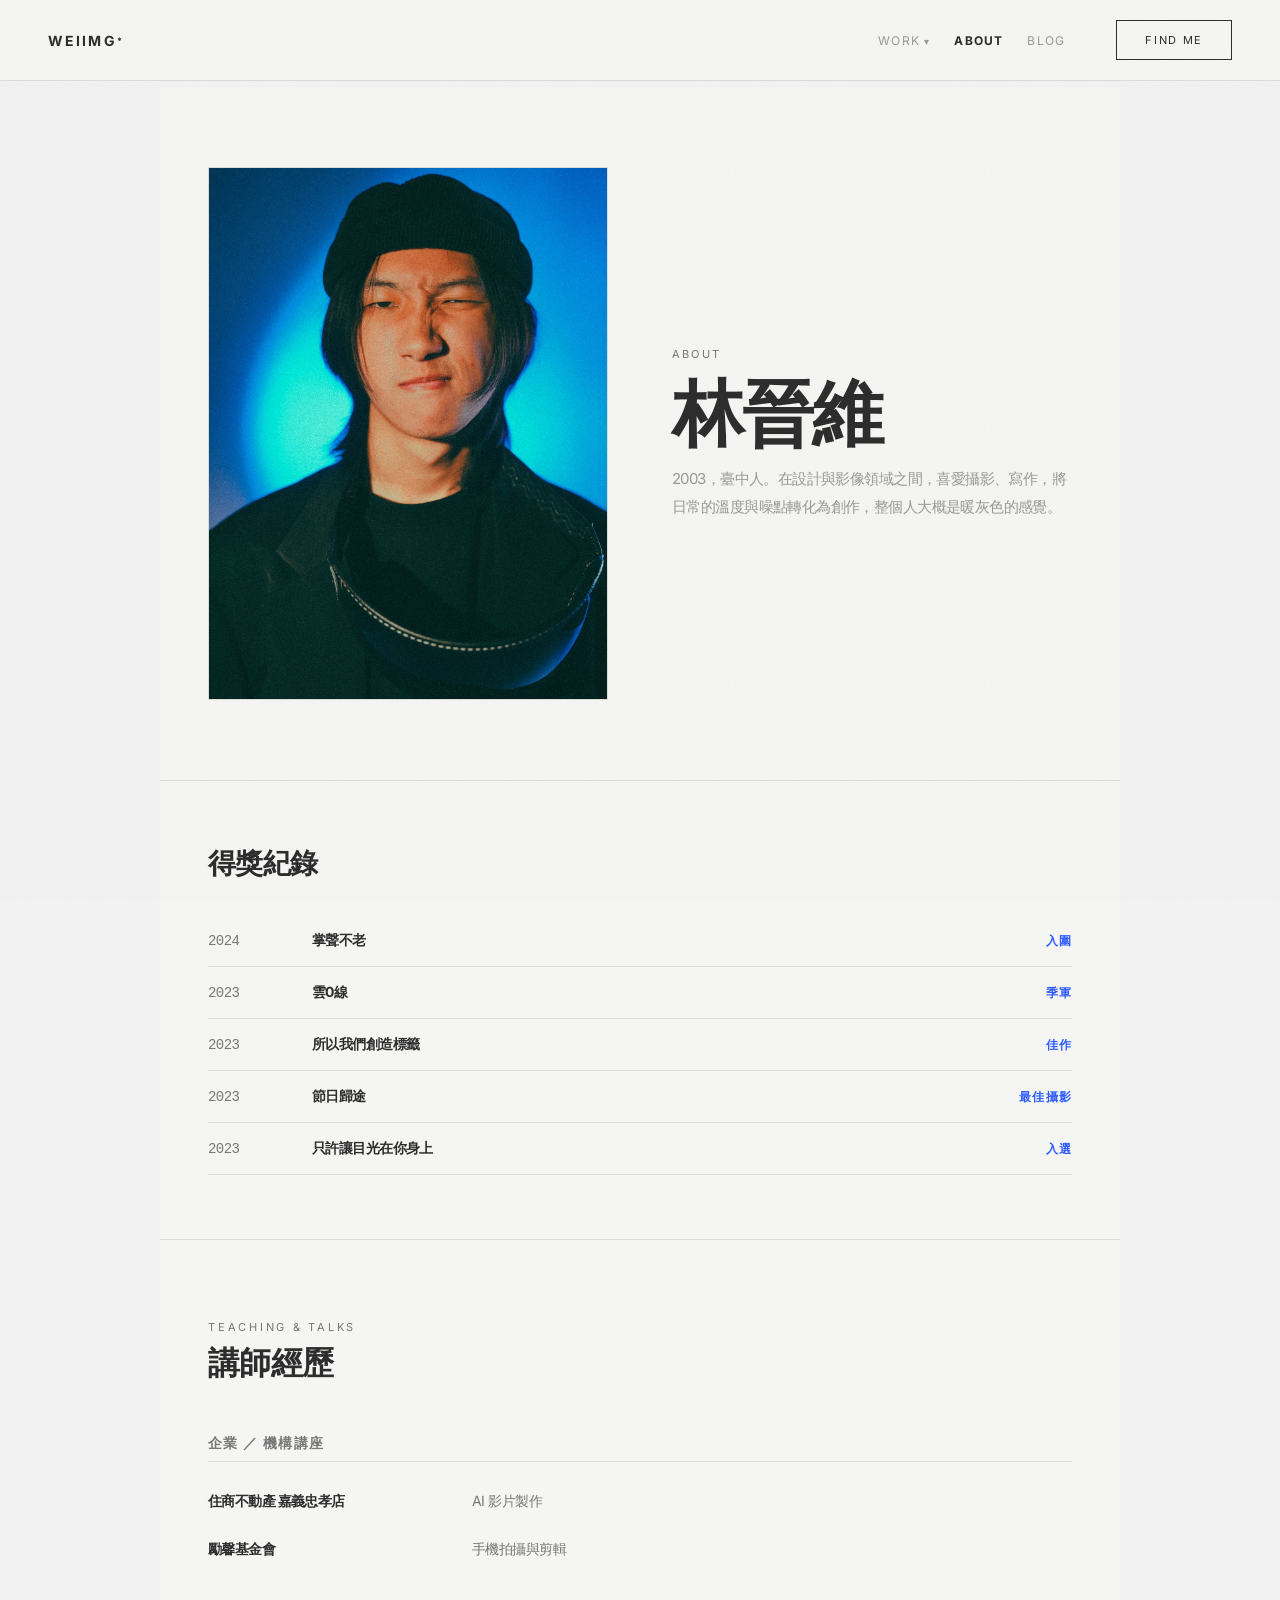
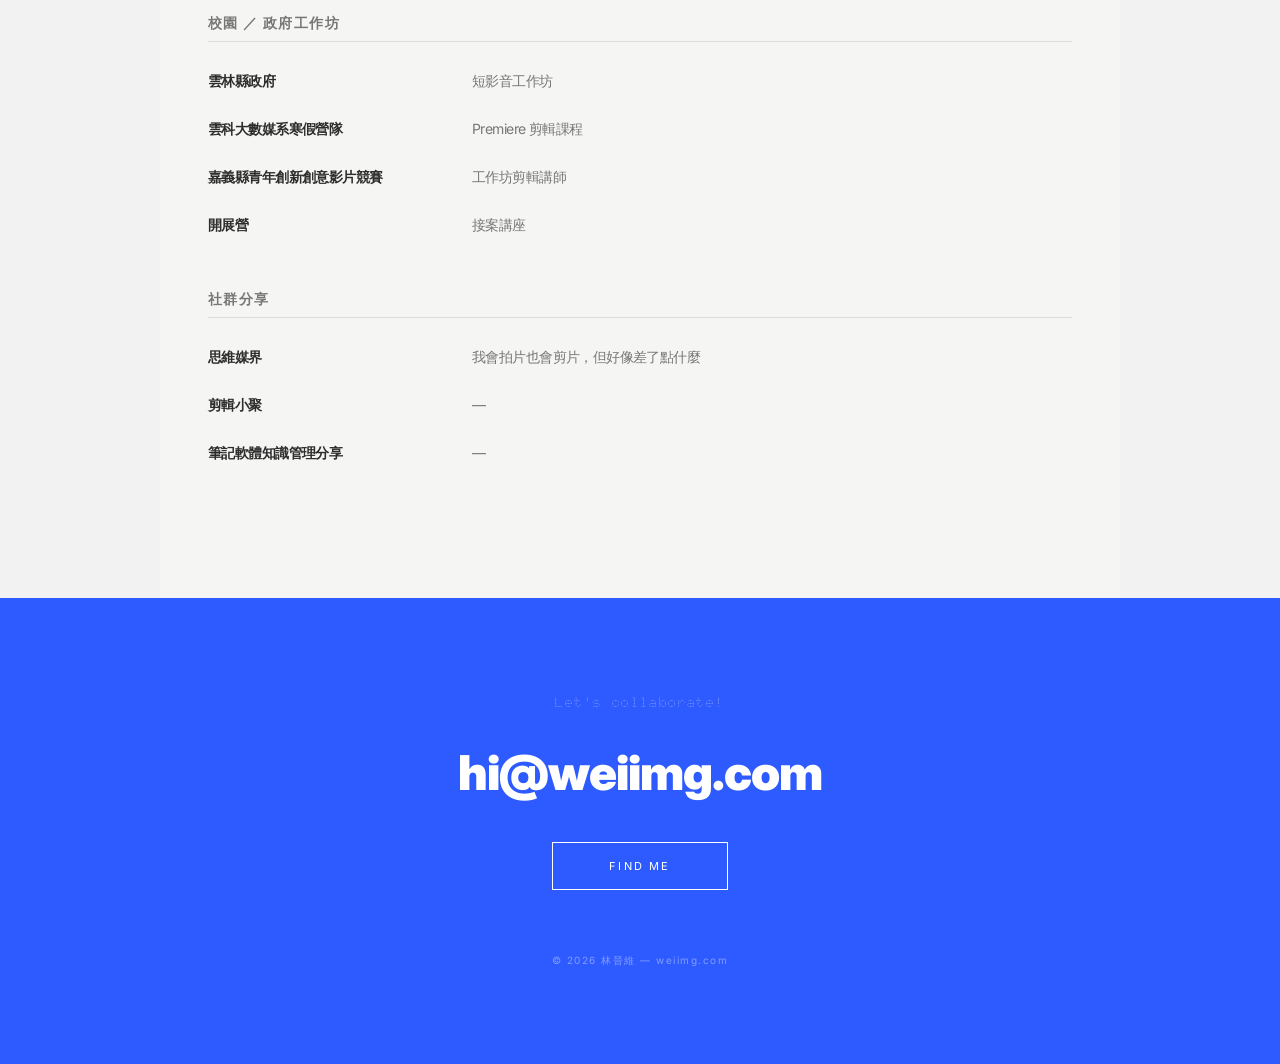
<file: about/index.html>
<!DOCTYPE html>
<html lang="zh-Hant">
<head>
<meta charset="UTF-8">
<meta name="viewport" content="width=device-width, initial-scale=1">
<meta name="description" content="關於林晉維 — 從攝影社到跨媒體整合，品牌定位到視覺落地一條龍執行。">
<title>關於 — WEIIMG</title>
<link rel="icon" type="image/png" href="/favicon.png">
<link rel="apple-touch-icon" href="/favicon.png">
<link rel="stylesheet" href="../style.css?v=3">
</head>
<body class="inner-page">

<nav class="nav">
  <a href="../index.html" class="nav-logo">WEIIMG<span class="reg">*</span><span class="arrow-line"></span></a>
  <div class="nav-items">
    <div class="nav-slide-wrap">
      <div class="nav-slide-inner">
        <div class="nav-row">
          <span class="has-dropdown">WORK</span>
          <a href="index.html" class="active">ABOUT</a>
          <a href="../blog/index.html">BLOG</a>
        </div>
        <div class="nav-row">
          <a href="../design/index.html">DESIGN</a>
          <a href="../film/index.html">FILM</a>
          <a href="../shortform/index.html">SHORTS</a>
        </div>
      </div>
    </div>
    <div class="nav-cta-wrap">
      <span class="nav-cta">FIND ME</span>
      <div class="findme-dropdown">
        <a href="mailto:hi@weiimg.com"><span class="fm-icon">✉</span>hi@weiimg.com</a>
        <a href="https://instagram.com/wei_img" target="_blank" rel="noopener noreferrer"><span class="fm-icon">📷</span>Instagram</a>
        <a href="https://threads.net/@wei_img" target="_blank" rel="noopener noreferrer"><span class="fm-icon">🧵</span>Threads</a>
      </div>
    </div>
  </div>
</nav>

<main>
  <div class="about-hero">
    <div class="about-photo"><img src="img/wei.jpg" alt="林晉維 個人形象照"></div>
    <div class="about-intro">
      <div class="about-tag">ABOUT</div>
      <h1>林晉維</h1>
      <p>2003，臺中人。在設計與影像領域之間，喜愛攝影、寫作，將日常的溫度與噪點轉化為創作，整個人大概是暖灰色的感覺。</p>
    </div>
  </div>

  <div class="awards-section">
    <h2>得獎紀錄</h2>
    <div class="award-row"><div class="award-year">2024</div><div><strong>掌聲不老</strong></div><div class="award-rank">入圍</div></div>
    <div class="award-row"><div class="award-year">2023</div><div><strong>雲0線</strong></div><div class="award-rank">季軍</div></div>
    <div class="award-row"><div class="award-year">2023</div><div><strong>所以我們創造標籤</strong></div><div class="award-rank">佳作</div></div>
    <div class="award-row"><div class="award-year">2023</div><div><strong>節日歸途</strong></div><div class="award-rank">最佳攝影</div></div>
    <div class="award-row"><div class="award-year">2023</div><div><strong>只許讓目光在你身上</strong></div><div class="award-rank">入選</div></div>
  </div>

  <section class="teaching-section">
    <div class="teaching-header">
      <div class="teaching-en">TEACHING &amp; TALKS</div>
      <h2>講師經歷</h2>
    </div>

    <div class="teaching-group">
      <h3 class="teaching-group-title">企業 ／ 機構講座</h3>
      <ul class="teaching-list">
        <li><span class="t-host">住商不動產 嘉義忠孝店</span><span class="t-topic">AI 影片製作</span></li>
        <li><span class="t-host">勵馨基金會</span><span class="t-topic">手機拍攝與剪輯</span></li>
      </ul>
    </div>

    <div class="teaching-group">
      <h3 class="teaching-group-title">校園 ／ 政府工作坊</h3>
      <ul class="teaching-list">
        <li><span class="t-host">雲林縣政府</span><span class="t-topic">短影音工作坊</span></li>
        <li><span class="t-host">雲科大數媒系寒假營隊</span><span class="t-topic">Premiere 剪輯課程</span></li>
        <li><span class="t-host">嘉義縣青年創新創意影片競賽</span><span class="t-topic">工作坊剪輯講師</span></li>
        <li><span class="t-host">開展營</span><span class="t-topic">接案講座</span></li>
      </ul>
    </div>

    <div class="teaching-group">
      <h3 class="teaching-group-title">社群分享</h3>
      <ul class="teaching-list">
        <li><span class="t-host">思維媒界</span><span class="t-topic">我會拍片也會剪片，但好像差了點什麼</span></li>
        <li><span class="t-host">剪輯小聚</span><span class="t-topic">—</span></li>
        <li><span class="t-host">筆記軟體知識管理分享</span><span class="t-topic">—</span></li>
      </ul>
    </div>
  </section>
</main>

<footer class="contact">
  <div class="contact-label">Let's collaborate!</div>
  <div class="contact-email"><a href="mailto:hi@weiimg.com">hi@weiimg.com</a></div>
  <a href="mailto:hi@weiimg.com" class="contact-cta">FIND ME</a>
  <div class="contact-copyright">&copy; 2026 林晉維 — weiimg.com</div>
</footer>

<script>
(() => {
  const wrap = document.querySelector('.nav-slide-wrap');
  const trigger = wrap && wrap.querySelector('.has-dropdown');
  if (!wrap || !trigger) return;
  let timer;
  const show = () => { clearTimeout(timer); wrap.classList.add('open'); };
  const hide = () => { timer = setTimeout(() => wrap.classList.remove('open'), 250); };
  trigger.addEventListener('mouseenter', show);
  wrap.addEventListener('mouseleave', hide);
  wrap.querySelectorAll('.nav-row:last-child a').forEach(a => {
    a.addEventListener('mouseenter', show);
  });
})();
const logo = document.querySelector('.nav-logo');
const line = logo && logo.querySelector('.arrow-line');
const navItems = document.querySelector('.nav-items');
if (logo && line && navItems) {
  function setArrowWidth() {
    const lR = logo.getBoundingClientRect(), nR = navItems.getBoundingClientRect();
    line.style.width = Math.max(0, nR.left - lR.right - 12) + 'px';
  }
  logo.addEventListener('mouseenter', () => { setArrowWidth(); logo.classList.remove('arrow-out'); logo.classList.add('arrow-in'); });
  logo.addEventListener('mouseleave', () => { logo.classList.remove('arrow-in'); logo.classList.add('arrow-out'); line.addEventListener('transitionend', () => logo.classList.remove('arrow-out'), { once: true }); });
}
</script>
<script src="/nav.js?v=3"></script>
</body>
</html>
</file>
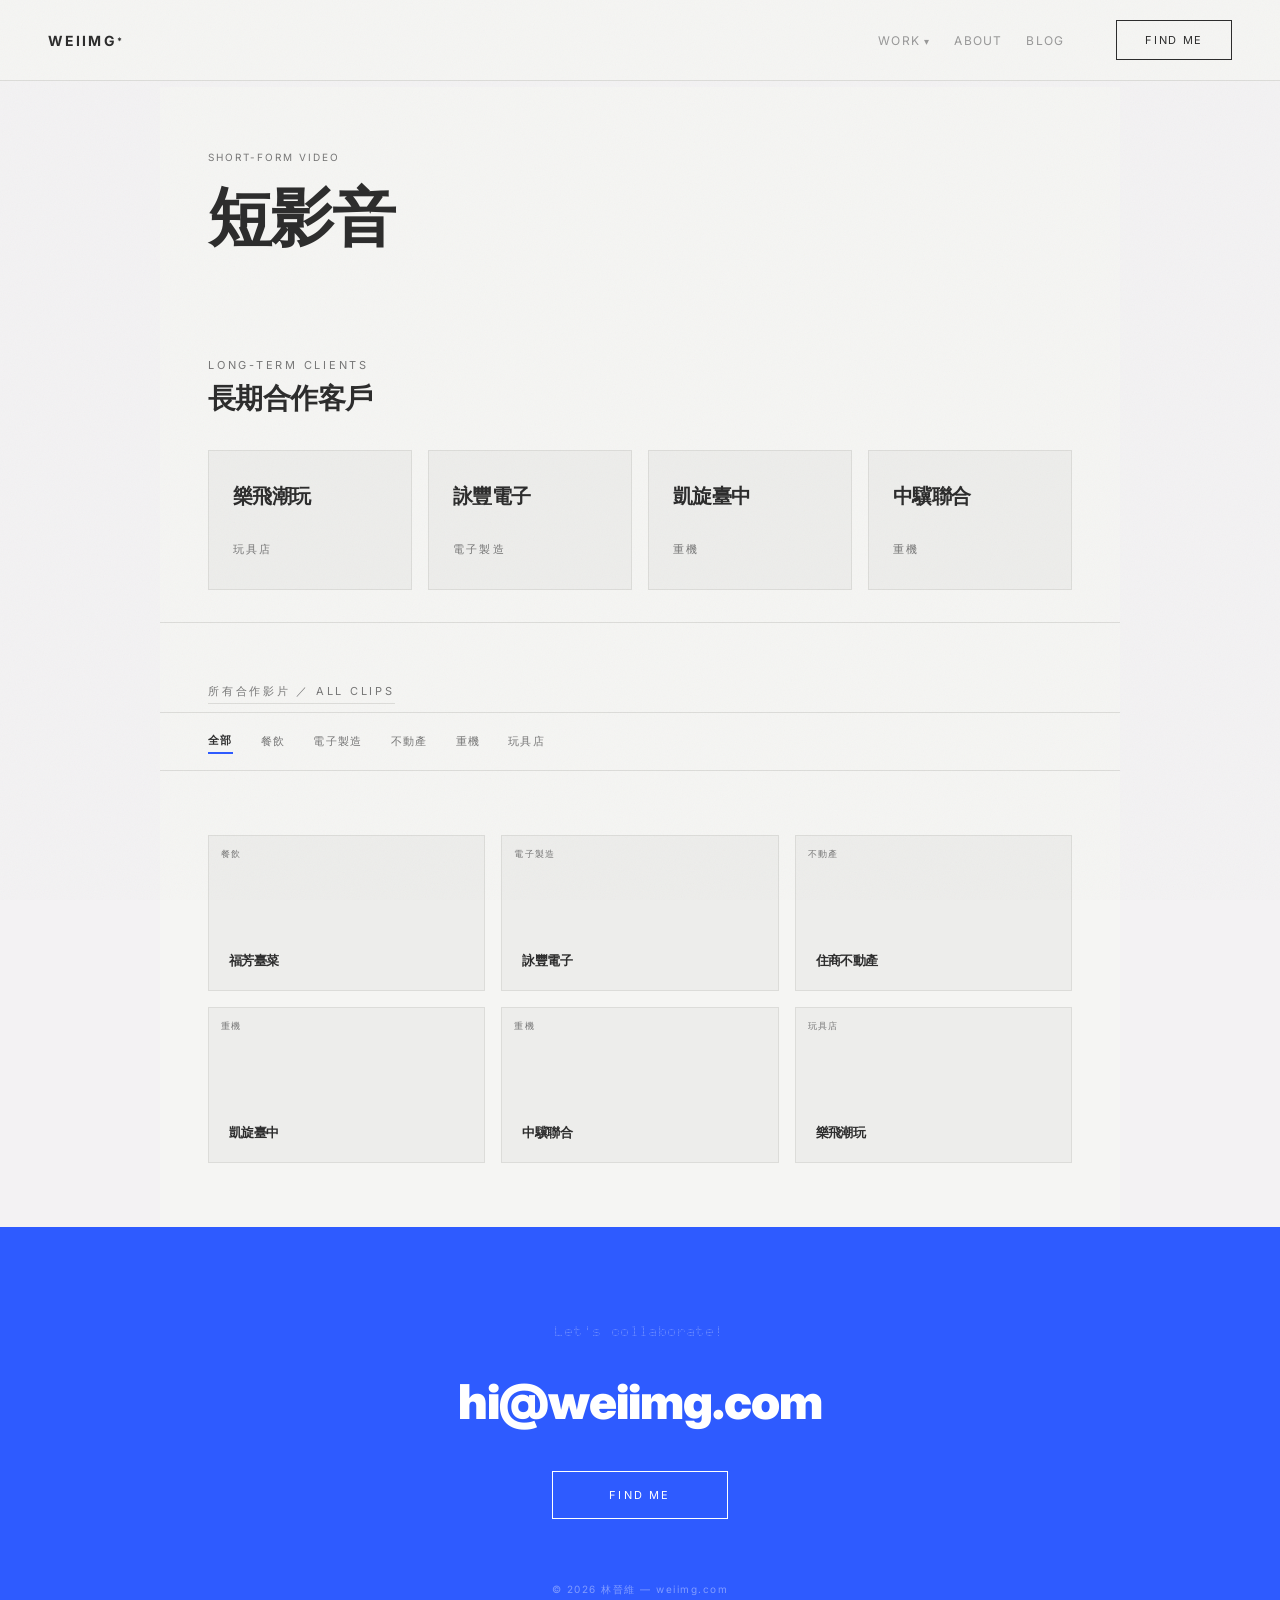
<file: shortform/index.html>
<!DOCTYPE html>
<html lang="zh-Hant">
<head>
<meta charset="UTF-8">
<meta name="viewport" content="width=device-width, initial-scale=1">
<meta name="description" content="WEIIMG 短影音作品集 — 腳本企劃、拍攝剪輯、數據分析與帳號經營。">
<title>短影音 — WEIIMG</title>
<link rel="icon" type="image/png" href="/favicon.png">
<link rel="apple-touch-icon" href="/favicon.png">
<link rel="stylesheet" href="../style.css?v=3">
</head>
<body class="inner-page">

<nav class="nav">
  <a href="../index.html" class="nav-logo">WEIIMG<span class="reg">*</span><span class="arrow-line"></span></a>
  <div class="nav-items">
    <div class="nav-slide-wrap">
      <div class="nav-slide-inner">
        <div class="nav-row">
          <span class="has-dropdown">WORK</span>
          <a href="../about/index.html">ABOUT</a>
          <a href="../blog/index.html">BLOG</a>
        </div>
        <div class="nav-row">
          <a href="../design/index.html">DESIGN</a>
          <a href="../film/index.html">FILM</a>
          <a href="index.html">SHORTS</a>
        </div>
      </div>
    </div>
    <div class="nav-cta-wrap">
      <span class="nav-cta">FIND ME</span>
      <div class="findme-dropdown">
        <a href="mailto:hi@weiimg.com"><span class="fm-icon">✉</span>hi@weiimg.com</a>
        <a href="https://instagram.com/wei_img" target="_blank" rel="noopener noreferrer"><span class="fm-icon">📷</span>Instagram</a>
        <a href="https://threads.net/@wei_img" target="_blank" rel="noopener noreferrer"><span class="fm-icon">🧵</span>Threads</a>
      </div>
    </div>
  </div>
</nav>

<main>
  <div class="page-title-block">
    <div class="en">SHORT-FORM VIDEO</div>
    <h2>短影音</h2>
  </div>

  <section class="client-wall">
    <div class="client-wall-header">
      <div class="cw-en">LONG-TERM CLIENTS</div>
      <h3>長期合作客戶</h3>
    </div>
    <div class="client-wall-grid">
      <div class="client-card">
        <div class="client-name">樂飛潮玩</div>
        <div class="client-industry">玩具店</div>
      </div>
      <div class="client-card">
        <div class="client-name">詠豐電子</div>
        <div class="client-industry">電子製造</div>
      </div>
      <div class="client-card">
        <div class="client-name">凱旋臺中</div>
        <div class="client-industry">重機</div>
      </div>
      <div class="client-card">
        <div class="client-name">中驥聯合</div>
        <div class="client-industry">重機</div>
      </div>
    </div>
  </section>

  <div class="section-label"><span>所有合作影片 ／ ALL CLIPS</span></div>

  <div class="filter-bar">
    <button class="filter-tag active" data-filter="all">全部</button>
    <button class="filter-tag" data-filter="餐飲">餐飲</button>
    <button class="filter-tag" data-filter="電子製造">電子製造</button>
    <button class="filter-tag" data-filter="不動產">不動產</button>
    <button class="filter-tag" data-filter="重機">重機</button>
    <button class="filter-tag" data-filter="玩具店">玩具店</button>
  </div>

  <div class="work-grid">
    <div class="work-card video" data-tag="餐飲"><span class="work-card-tag">餐飲</span><div class="work-card-title">福芳臺菜</div></div>
    <div class="work-card video" data-tag="電子製造"><span class="work-card-tag">電子製造</span><div class="work-card-title">詠豐電子</div></div>
    <div class="work-card video" data-tag="不動產"><span class="work-card-tag">不動產</span><div class="work-card-title">住商不動產</div></div>
    <div class="work-card video" data-tag="重機"><span class="work-card-tag">重機</span><div class="work-card-title">凱旋臺中</div></div>
    <div class="work-card video" data-tag="重機"><span class="work-card-tag">重機</span><div class="work-card-title">中驥聯合</div></div>
    <div class="work-card video" data-tag="玩具店"><span class="work-card-tag">玩具店</span><div class="work-card-title">樂飛潮玩</div></div>
  </div>
</main>

<footer class="contact">
  <div class="contact-label">Let's collaborate!</div>
  <div class="contact-email"><a href="mailto:hi@weiimg.com">hi@weiimg.com</a></div>
  <a href="mailto:hi@weiimg.com" class="contact-cta">FIND ME</a>
  <div class="contact-copyright">&copy; 2026 林晉維 — weiimg.com</div>
</footer>

<script>
(() => {
  const wrap = document.querySelector('.nav-slide-wrap');
  const trigger = wrap && wrap.querySelector('.has-dropdown');
  if (!wrap || !trigger) return;
  let timer;
  const show = () => { clearTimeout(timer); wrap.classList.add('open'); };
  const hide = () => { timer = setTimeout(() => wrap.classList.remove('open'), 250); };
  trigger.addEventListener('mouseenter', show);
  wrap.addEventListener('mouseleave', hide);
  wrap.querySelectorAll('.nav-row:last-child a').forEach(a => {
    a.addEventListener('mouseenter', show);
  });
})();
const logo = document.querySelector('.nav-logo');
const line = logo && logo.querySelector('.arrow-line');
const navItems = document.querySelector('.nav-items');
if (logo && line && navItems) {
  function setArrowWidth() {
    const lR = logo.getBoundingClientRect(), nR = navItems.getBoundingClientRect();
    line.style.width = Math.max(0, nR.left - lR.right - 12) + 'px';
  }
  logo.addEventListener('mouseenter', () => { setArrowWidth(); logo.classList.remove('arrow-out'); logo.classList.add('arrow-in'); });
  logo.addEventListener('mouseleave', () => { logo.classList.remove('arrow-in'); logo.classList.add('arrow-out'); line.addEventListener('transitionend', () => logo.classList.remove('arrow-out'), { once: true }); });
}

/* Filter */
document.querySelectorAll('.filter-tag').forEach(btn => {
  btn.addEventListener('click', () => {
    document.querySelector('.filter-tag.active').classList.remove('active');
    btn.classList.add('active');
    const tag = btn.dataset.filter;
    document.querySelectorAll('.work-card').forEach(card => {
      card.style.display = (tag === 'all' || card.dataset.tag === tag) ? '' : 'none';
    });
  });
});
</script>
<script src="/nav.js?v=3"></script>
</body>
</html>
</file>
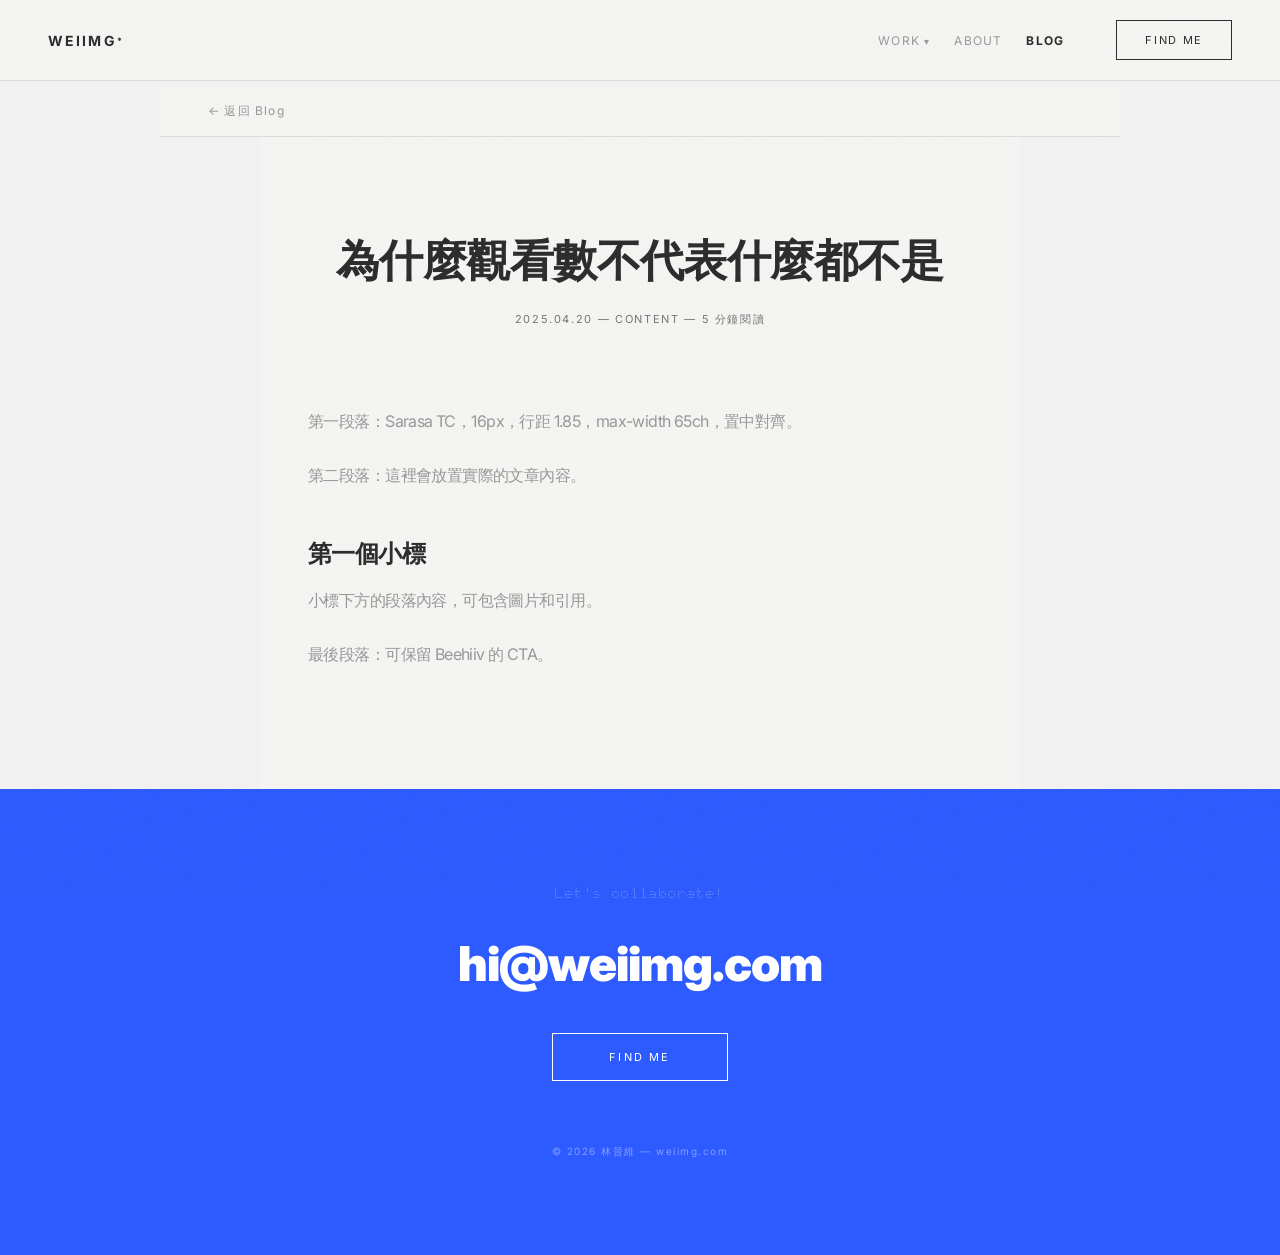
<file: blog/why-views-dont-matter/index.html>
<!DOCTYPE html>
<html lang="zh-Hant">
<head>
<meta charset="UTF-8">
<meta name="viewport" content="width=device-width, initial-scale=1">
<meta name="description" content="為什麼觀看數不代表什麼都不是 — WEIIMG Blog">
<title>為什麼觀看數不代表什麼都不是 — WEIIMG</title>
<link rel="icon" type="image/png" href="/favicon.png">
<link rel="apple-touch-icon" href="/favicon.png">
<link rel="stylesheet" href="../../style.css?v=3">
</head>
<body class="inner-page">

<nav class="nav">
  <a href="../../index.html" class="nav-logo">WEIIMG<span class="reg">*</span><span class="arrow-line"></span></a>
  <div class="nav-items">
    <div class="nav-slide-wrap">
      <div class="nav-slide-inner">
        <div class="nav-row">
          <span class="has-dropdown">WORK</span>
          <a href="../../about/index.html">ABOUT</a>
          <a href="../index.html" class="active">BLOG</a>
        </div>
        <div class="nav-row">
          <a href="../../design/index.html">DESIGN</a>
          <a href="../../film/index.html">FILM</a>
          <a href="../../shortform/index.html">SHORTS</a>
        </div>
      </div>
    </div>
    <div class="nav-cta-wrap">
      <span class="nav-cta">FIND ME</span>
      <div class="findme-dropdown">
        <a href="mailto:hi@weiimg.com"><span class="fm-icon">✉</span>hi@weiimg.com</a>
        <a href="https://instagram.com/wei_img" target="_blank" rel="noopener noreferrer"><span class="fm-icon">📷</span>Instagram</a>
        <a href="https://threads.net/@wei_img" target="_blank" rel="noopener noreferrer"><span class="fm-icon">🧵</span>Threads</a>
      </div>
    </div>
  </div>
</nav>

<main>
  <div class="article-back"><a href="../index.html">&larr; 返回 Blog</a></div>

  <div class="blog-article-header">
    <h1>為什麼觀看數不代表什麼都不是</h1>
    <div class="blog-article-meta">2025.04.20 — CONTENT — 5 分鐘閱讀</div>
  </div>

  <div class="blog-article-body">
    <p>第一段落：Sarasa TC，16px，行距 1.85，max-width 65ch，置中對齊。</p>
    <p>第二段落：這裡會放置實際的文章內容。</p>
    <h2>第一個小標</h2>
    <p>小標下方的段落內容，可包含圖片和引用。</p>
    <p>最後段落：可保留 Beehiiv 的 CTA。</p>
  </div>
</main>

<footer class="contact">
  <div class="contact-label">Let's collaborate!</div>
  <div class="contact-email"><a href="mailto:hi@weiimg.com">hi@weiimg.com</a></div>
  <a href="mailto:hi@weiimg.com" class="contact-cta">FIND ME</a>
  <div class="contact-copyright">&copy; 2026 林晉維 — weiimg.com</div>
</footer>

<script>
(() => {
  const wrap = document.querySelector('.nav-slide-wrap');
  const trigger = wrap && wrap.querySelector('.has-dropdown');
  if (!wrap || !trigger) return;
  let timer;
  const show = () => { clearTimeout(timer); wrap.classList.add('open'); };
  const hide = () => { timer = setTimeout(() => wrap.classList.remove('open'), 250); };
  trigger.addEventListener('mouseenter', show);
  wrap.addEventListener('mouseleave', hide);
  wrap.querySelectorAll('.nav-row:last-child a').forEach(a => {
    a.addEventListener('mouseenter', show);
  });
})();
const logo = document.querySelector('.nav-logo');
const line = logo && logo.querySelector('.arrow-line');
const navItems = document.querySelector('.nav-items');
if (logo && line && navItems) {
  function setArrowWidth() {
    const lR = logo.getBoundingClientRect(), nR = navItems.getBoundingClientRect();
    line.style.width = Math.max(0, nR.left - lR.right - 12) + 'px';
  }
  logo.addEventListener('mouseenter', () => { setArrowWidth(); logo.classList.remove('arrow-out'); logo.classList.add('arrow-in'); });
  logo.addEventListener('mouseleave', () => { logo.classList.remove('arrow-in'); logo.classList.add('arrow-out'); line.addEventListener('transitionend', () => logo.classList.remove('arrow-out'), { once: true }); });
}
</script>
<script src="/nav.js?v=3"></script>
</body>
</html>
</file>
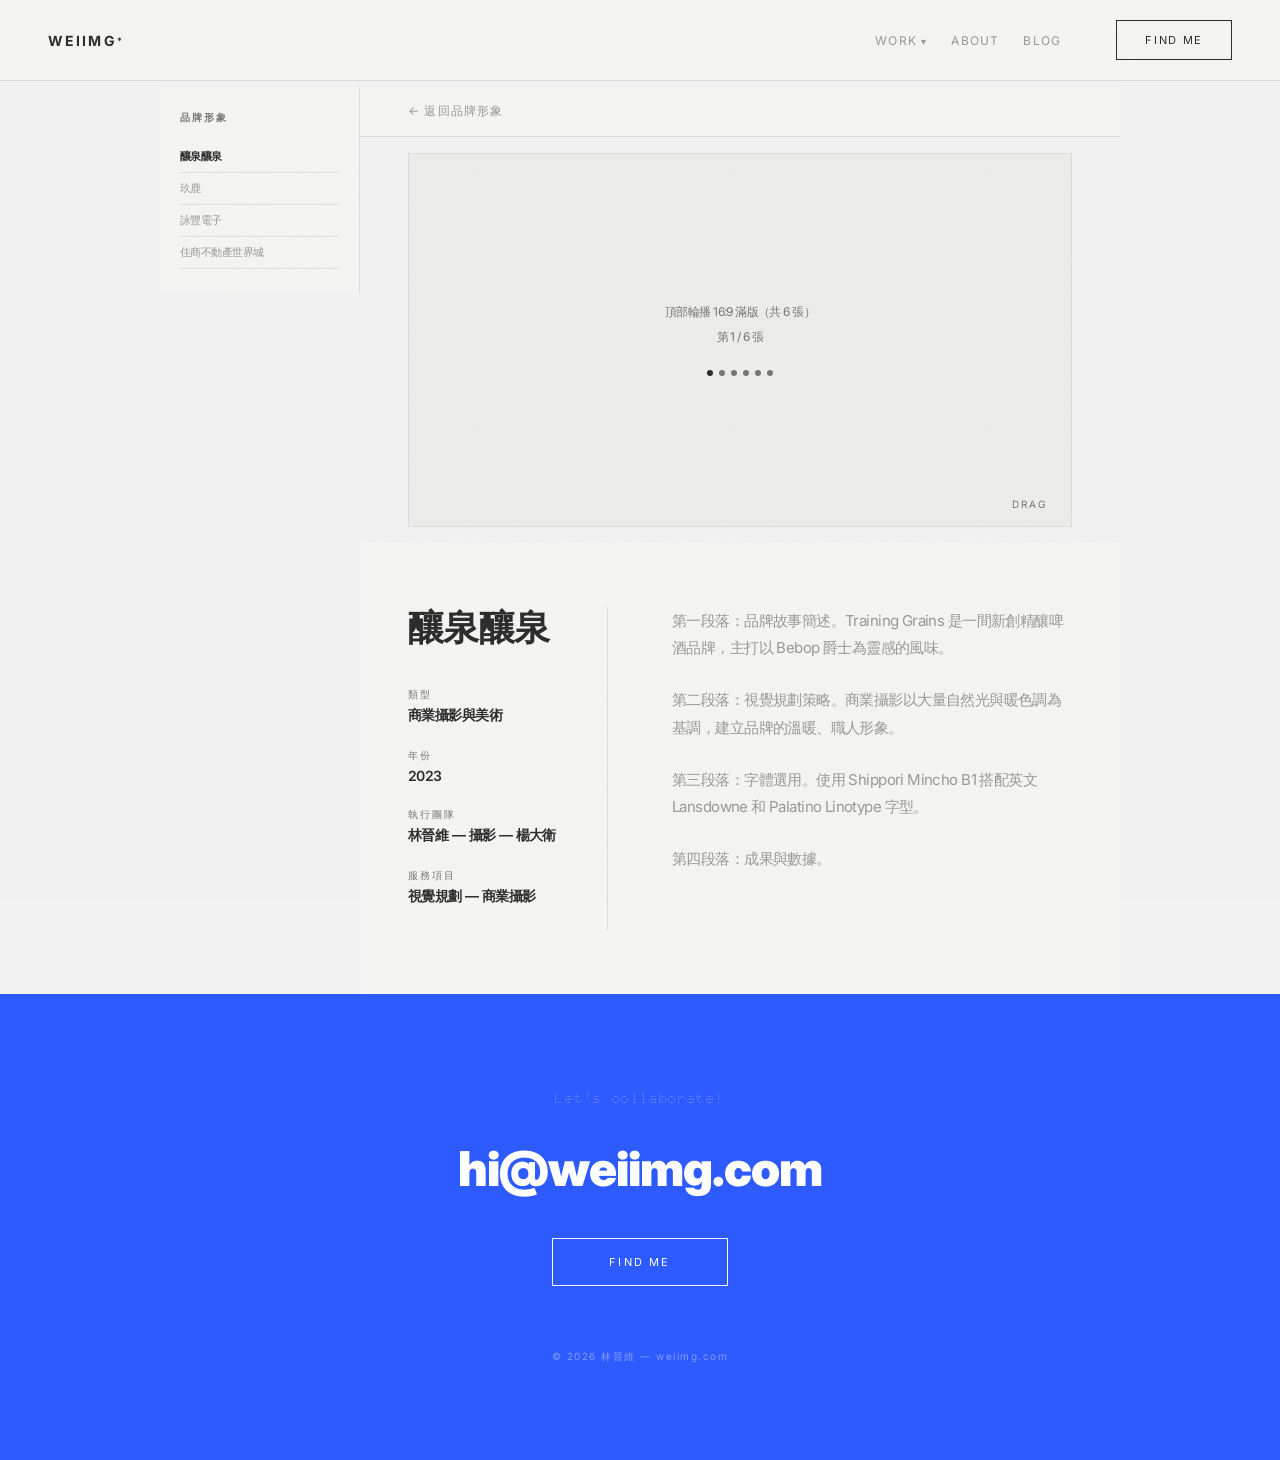
<file: brand/jiuglu/index.html>
<!DOCTYPE html>
<html lang="zh-Hant">
<head>
<meta charset="UTF-8">
<meta name="viewport" content="width=device-width, initial-scale=1">
<meta name="description" content="釀泉釀泉 — 精釀啤酒品牌識別。WEIIMG 品牌形象案例。">
<title>釀泉釀泉 — WEIIMG</title>
<link rel="icon" type="image/png" href="/favicon.png">
<link rel="apple-touch-icon" href="/favicon.png">
<link rel="stylesheet" href="../../style.css?v=3">
</head>
<body class="inner-page">

<nav class="nav">
  <a href="../../index.html" class="nav-logo">WEIIMG<span class="reg">*</span><span class="arrow-line"></span></a>
  <div class="nav-items">
    <div class="nav-slide-wrap">
      <div class="nav-slide-inner">
        <div class="nav-row">
          <span class="has-dropdown">WORK</span>
          <a href="../../about/index.html">ABOUT</a>
          <a href="../../blog/index.html">BLOG</a>
        </div>
        <div class="nav-row">
          <a href="../index.html">品牌形象</a>
          <a href="../../shortform/index.html">短影音</a>
          <a href="../../video/index.html">影像製作</a>
        </div>
      </div>
    </div>
    <div class="nav-cta-wrap">
      <span class="nav-cta">FIND ME</span>
      <div class="findme-dropdown">
        <a href="mailto:hi@weiimg.com"><span class="fm-icon">✉</span>hi@weiimg.com</a>
        <a href="https://instagram.com/wei_img" target="_blank" rel="noopener noreferrer"><span class="fm-icon">📷</span>Instagram</a>
        <a href="https://threads.net/@wei_img" target="_blank" rel="noopener noreferrer"><span class="fm-icon">🧵</span>Threads</a>
      </div>
    </div>
  </div>
</nav>

<main>
  <div class="article-layout">
    <aside class="article-sidebar">
      <h4>品牌形象</h4>
      <a href="#" class="current">釀泉釀泉</a>
      <a href="#">玖鹿</a>
      <a href="#">詠豐電子</a>
      <a href="#">住商不動產世界城</a>
    </aside>
    <div class="article-main">

      <div class="article-back"><a href="../index.html">&larr; 返回品牌形象</a></div>

      <div class="article-carousel-top">
        <span>頂部輪播 16:9 滿版（共 6 張）</span>
        <div>第 1 / 6 張</div>
        <div class="dots">
          <span class="on"></span><span></span><span></span><span></span><span></span><span></span>
        </div>
        <div class="drag-hint">DRAG</div>
      </div>

      <div class="article-body-grid">
        <div class="article-meta-col">
          <h1>釀泉釀泉</h1>
          <div class="meta-row">
            <div class="meta-label">類型</div>
            <div class="meta-value">商業攝影與美術</div>
          </div>
          <div class="meta-row">
            <div class="meta-label">年份</div>
            <div class="meta-value">2023</div>
          </div>
          <div class="meta-row">
            <div class="meta-label">執行團隊</div>
            <div class="meta-value">林晉維 — 攝影 — 楊大衛</div>
          </div>
          <div class="meta-row">
            <div class="meta-label">服務項目</div>
            <div class="meta-value">視覺規劃 — 商業攝影</div>
          </div>
        </div>
        <div class="article-text-col">
          <p>第一段落：品牌故事簡述。Training Grains 是一間新創精釀啤酒品牌，主打以 Bebop 爵士為靈感的風味。</p>
          <p>第二段落：視覺規劃策略。商業攝影以大量自然光與暖色調為基調，建立品牌的溫暖、職人形象。</p>
          <p>第三段落：字體選用。使用 Shippori Mincho B1 搭配英文 Lansdowne 和 Palatino Linotype 字型。</p>
          <p>第四段落：成果與數據。</p>
        </div>
      </div>

    </div>
  </div>
</main>

<footer class="contact">
  <div class="contact-label">Let's collaborate!</div>
  <div class="contact-email"><a href="mailto:hi@weiimg.com">hi@weiimg.com</a></div>
  <a href="mailto:hi@weiimg.com" class="contact-cta">FIND ME</a>
  <div class="contact-copyright">&copy; 2026 林晉維 — weiimg.com</div>
</footer>

<script>
(() => {
  const wrap = document.querySelector('.nav-slide-wrap');
  const trigger = wrap && wrap.querySelector('.has-dropdown');
  if (!wrap || !trigger) return;
  let timer;
  const show = () => { clearTimeout(timer); wrap.classList.add('open'); };
  const hide = () => { timer = setTimeout(() => wrap.classList.remove('open'), 250); };
  trigger.addEventListener('mouseenter', show);
  wrap.addEventListener('mouseleave', hide);
  wrap.querySelectorAll('.nav-row:last-child a').forEach(a => {
    a.addEventListener('mouseenter', show);
  });
})();
const logo = document.querySelector('.nav-logo');
const line = logo && logo.querySelector('.arrow-line');
const navItems = document.querySelector('.nav-items');
if (logo && line && navItems) {
  function setArrowWidth() {
    const lR = logo.getBoundingClientRect(), nR = navItems.getBoundingClientRect();
    line.style.width = Math.max(0, nR.left - lR.right - 12) + 'px';
  }
  logo.addEventListener('mouseenter', () => { setArrowWidth(); logo.classList.remove('arrow-out'); logo.classList.add('arrow-in'); });
  logo.addEventListener('mouseleave', () => { logo.classList.remove('arrow-in'); logo.classList.add('arrow-out'); line.addEventListener('transitionend', () => logo.classList.remove('arrow-out'), { once: true }); });
}
</script>
<script src="/nav.js?v=3"></script>
</body>
</html>
</file>
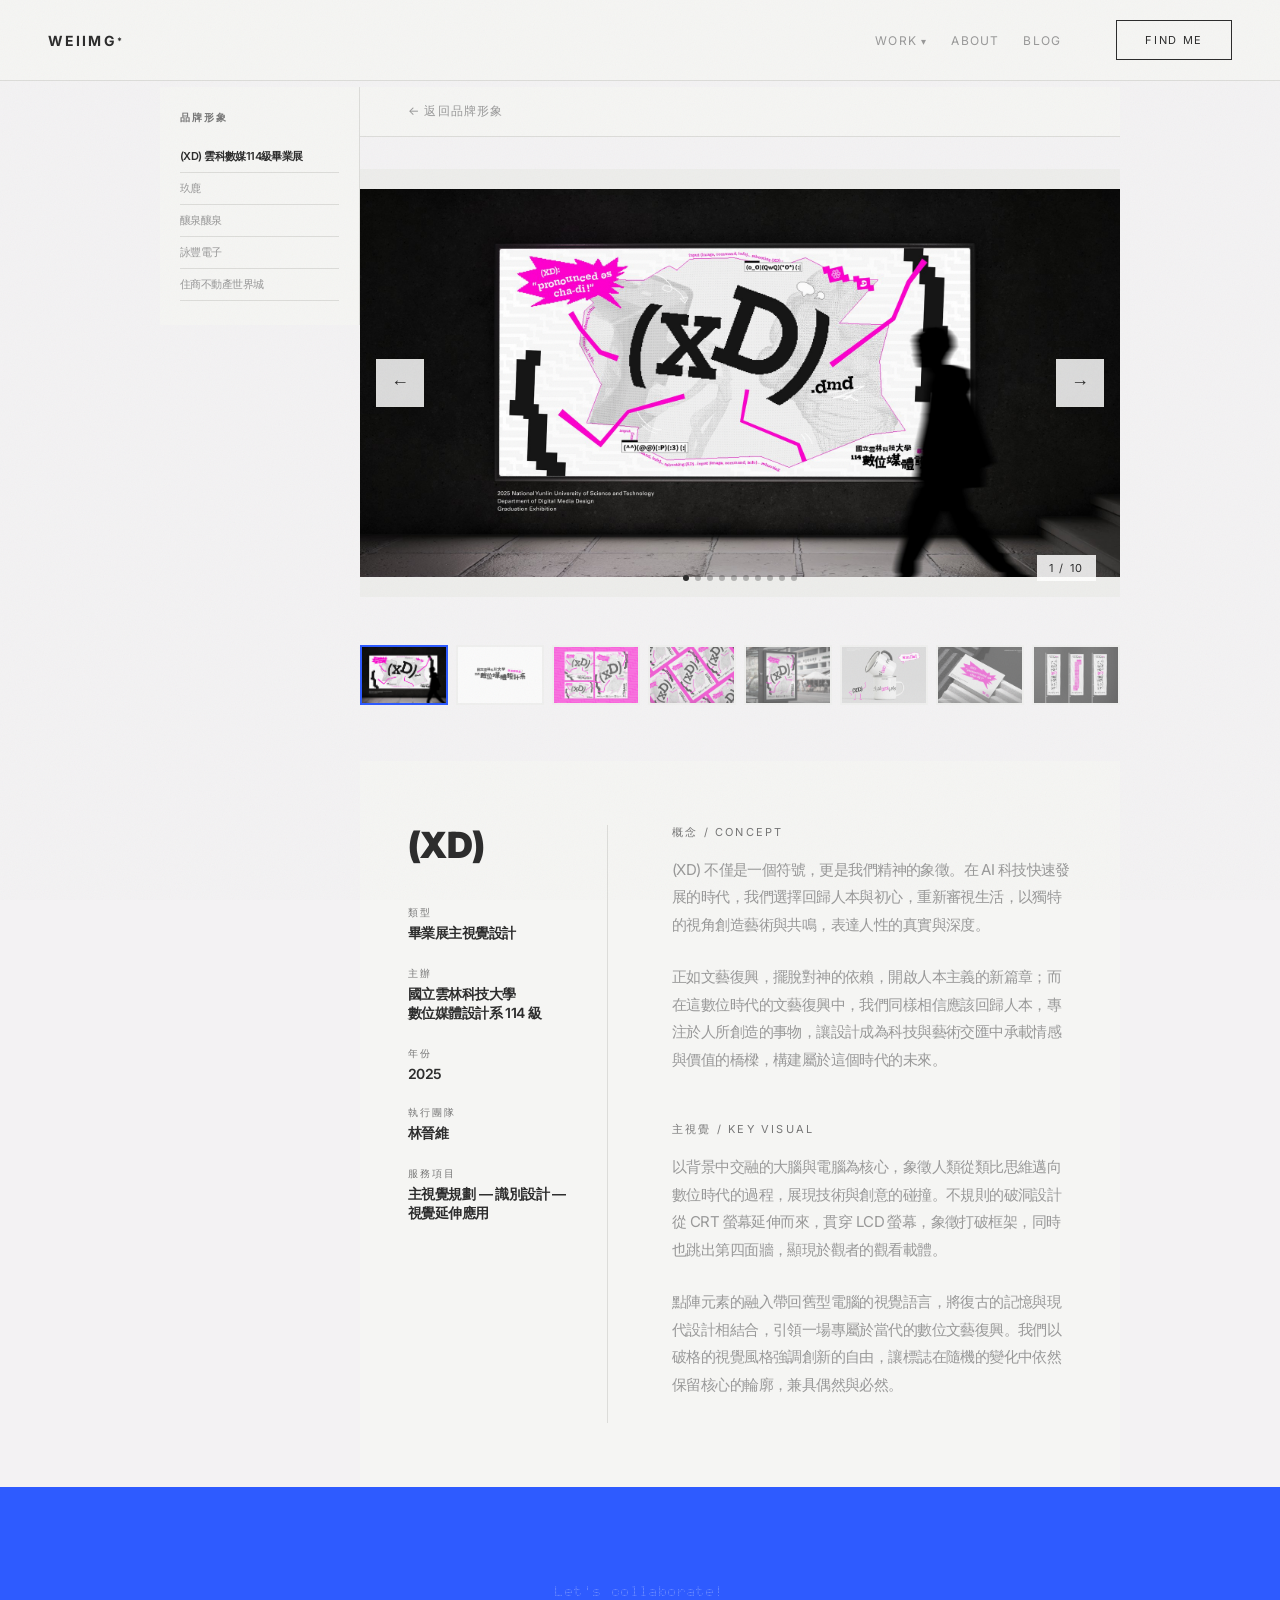
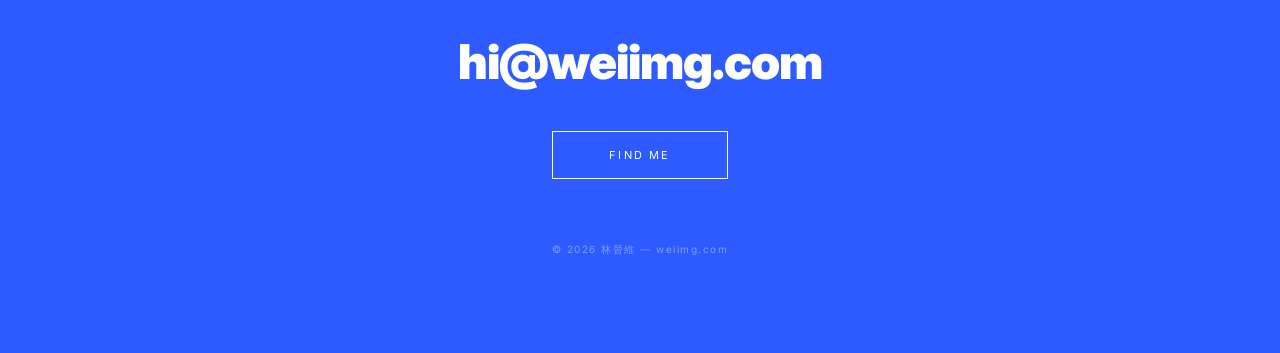
<file: brand/yuntech-xd/index.html>
<!DOCTYPE html>
<html lang="zh-Hant">
<head>
<meta charset="UTF-8">
<meta name="viewport" content="width=device-width, initial-scale=1">
<meta name="description" content="國立雲林科技大學數位媒體設計系114級畢業展「(XD)」— 主視覺與識別設計。WEIIMG 品牌形象案例。">
<title>(XD) 雲科數媒114級畢業展 — WEIIMG</title>
<link rel="icon" type="image/png" href="/favicon.png">
<link rel="apple-touch-icon" href="/favicon.png">
<link rel="stylesheet" href="../../style.css?v=3">
<style>
  .xd-carousel {
    position: relative;
    margin: 32px 0 48px;
    background: var(--dark-2);
    overflow: hidden;
    aspect-ratio: 16 / 9;
    user-select: none;
  }
  .xd-carousel-track {
    display: flex;
    height: 100%;
    transition: transform 0.5s cubic-bezier(0.4, 0, 0.2, 1);
    will-change: transform;
  }
  .xd-carousel-track.dragging { transition: none; }
  .xd-carousel-slide {
    flex: 0 0 100%;
    height: 100%;
    display: flex;
    align-items: center;
    justify-content: center;
    background: var(--dark-2);
  }
  .xd-carousel-slide img {
    max-width: 100%;
    max-height: 100%;
    width: auto;
    height: auto;
    object-fit: contain;
    pointer-events: none;
  }
  .xd-carousel-btn {
    position: absolute;
    top: 50%;
    transform: translateY(-50%);
    width: 48px;
    height: 48px;
    border: 1px solid var(--border);
    background: rgba(255,255,255,0.85);
    color: var(--dark);
    font-size: 18px;
    cursor: pointer;
    z-index: 5;
    display: flex;
    align-items: center;
    justify-content: center;
    transition: all 0.2s;
  }
  .xd-carousel-btn:hover { background: var(--accent); color: #fff; border-color: var(--accent); }
  .xd-carousel-btn.prev { left: 16px; }
  .xd-carousel-btn.next { right: 16px; }
  .xd-carousel-counter {
    position: absolute;
    bottom: 16px;
    right: 24px;
    font-size: 11px;
    letter-spacing: 0.15em;
    color: var(--dark);
    background: rgba(255,255,255,0.85);
    padding: 6px 12px;
    z-index: 5;
  }
  .xd-carousel-dots {
    position: absolute;
    bottom: 16px;
    left: 50%;
    transform: translateX(-50%);
    display: flex;
    gap: 6px;
    z-index: 5;
  }
  .xd-carousel-dots span {
    width: 6px;
    height: 6px;
    border-radius: 50%;
    background: rgba(45,45,45,0.3);
    cursor: pointer;
    transition: background 0.2s;
  }
  .xd-carousel-dots span.on { background: var(--dark); }
  .xd-thumbs {
    display: flex;
    gap: 8px;
    margin: 0 0 48px;
    overflow-x: auto;
    padding-bottom: 8px;
    scrollbar-width: thin;
  }
  .xd-thumbs::-webkit-scrollbar { height: 6px; }
  .xd-thumbs::-webkit-scrollbar-thumb { background: var(--border); border-radius: 3px; }
  .xd-thumb {
    flex: 0 0 88px;
    height: 60px;
    background: var(--dark-2);
    cursor: pointer;
    overflow: hidden;
    border: 2px solid transparent;
    transition: border-color 0.2s, opacity 0.2s;
    opacity: 0.6;
  }
  .xd-thumb img { width: 100%; height: 100%; object-fit: cover; display: block; }
  .xd-thumb:hover { opacity: 1; }
  .xd-thumb.on { border-color: var(--accent); opacity: 1; }
  .xd-section-title {
    font-size: 11px;
    letter-spacing: 0.2em;
    text-transform: uppercase;
    color: var(--gray);
    margin: 0 0 16px;
  }
</style>
</head>
<body class="inner-page">

<nav class="nav">
  <a href="../../index.html" class="nav-logo">WEIIMG<span class="reg">*</span><span class="arrow-line"></span></a>
  <div class="nav-items">
    <div class="nav-slide-wrap">
      <div class="nav-slide-inner">
        <div class="nav-row">
          <span class="has-dropdown">WORK</span>
          <a href="../../about/index.html">ABOUT</a>
          <a href="../../blog/index.html">BLOG</a>
        </div>
        <div class="nav-row">
          <a href="../index.html">品牌形象</a>
          <a href="../../shortform/index.html">短影音</a>
          <a href="../../video/index.html">影像製作</a>
        </div>
      </div>
    </div>
    <div class="nav-cta-wrap">
      <span class="nav-cta">FIND ME</span>
      <div class="findme-dropdown">
        <a href="mailto:hi@weiimg.com"><span class="fm-icon">✉</span>hi@weiimg.com</a>
        <a href="https://instagram.com/wei_img" target="_blank" rel="noopener noreferrer"><span class="fm-icon">📷</span>Instagram</a>
        <a href="https://threads.net/@wei_img" target="_blank" rel="noopener noreferrer"><span class="fm-icon">🧵</span>Threads</a>
      </div>
    </div>
  </div>
</nav>

<main>
  <div class="article-layout">
    <aside class="article-sidebar">
      <h4>品牌形象</h4>
      <a href="#" class="current">(XD) 雲科數媒114級畢業展</a>
      <a href="../jiuglu/index.html">玖鹿</a>
      <a href="#">釀泉釀泉</a>
      <a href="#">詠豐電子</a>
      <a href="#">住商不動產世界城</a>
    </aside>
    <div class="article-main">

      <div class="article-back"><a href="../index.html">&larr; 返回品牌形象</a></div>

      <div class="xd-carousel" id="xdCarousel">
        <div class="xd-carousel-track">
          <div class="xd-carousel-slide"><img src="img/畢籌作品集_01.jpg" alt="(XD) 主視覺 01"></div>
          <div class="xd-carousel-slide"><img src="img/畢籌作品集_04.jpg" alt="(XD) 視覺 04" loading="lazy"></div>
          <div class="xd-carousel-slide"><img src="img/畢籌作品集_05.jpg" alt="(XD) 視覺 05" loading="lazy"></div>
          <div class="xd-carousel-slide"><img src="img/畢籌作品集_10.jpg" alt="(XD) 視覺 10" loading="lazy"></div>
          <div class="xd-carousel-slide"><img src="img/畢籌作品集_13.jpg" alt="(XD) 視覺 13" loading="lazy"></div>
          <div class="xd-carousel-slide"><img src="img/畢籌作品集_16.jpg" alt="(XD) 視覺 16" loading="lazy"></div>
          <div class="xd-carousel-slide"><img src="img/畢籌作品集_17.jpg" alt="(XD) 視覺 17" loading="lazy"></div>
          <div class="xd-carousel-slide"><img src="img/畢籌作品集_18.jpg" alt="(XD) 視覺 18" loading="lazy"></div>
          <div class="xd-carousel-slide"><img src="img/畢籌作品集_19.jpg" alt="(XD) 視覺 19" loading="lazy"></div>
          <div class="xd-carousel-slide"><img src="img/畢籌作品集_21.jpg" alt="(XD) 視覺 21" loading="lazy"></div>
        </div>
        <button class="xd-carousel-btn prev" aria-label="上一張">&larr;</button>
        <button class="xd-carousel-btn next" aria-label="下一張">&rarr;</button>
        <div class="xd-carousel-counter"><span class="cur">1</span> / <span class="total">10</span></div>
        <div class="xd-carousel-dots"></div>
      </div>

      <div class="xd-thumbs" id="xdThumbs">
        <div class="xd-thumb on"><img src="img/畢籌作品集_01.jpg" alt="" loading="lazy"></div>
        <div class="xd-thumb"><img src="img/畢籌作品集_04.jpg" alt="" loading="lazy"></div>
        <div class="xd-thumb"><img src="img/畢籌作品集_05.jpg" alt="" loading="lazy"></div>
        <div class="xd-thumb"><img src="img/畢籌作品集_10.jpg" alt="" loading="lazy"></div>
        <div class="xd-thumb"><img src="img/畢籌作品集_13.jpg" alt="" loading="lazy"></div>
        <div class="xd-thumb"><img src="img/畢籌作品集_16.jpg" alt="" loading="lazy"></div>
        <div class="xd-thumb"><img src="img/畢籌作品集_17.jpg" alt="" loading="lazy"></div>
        <div class="xd-thumb"><img src="img/畢籌作品集_18.jpg" alt="" loading="lazy"></div>
        <div class="xd-thumb"><img src="img/畢籌作品集_19.jpg" alt="" loading="lazy"></div>
        <div class="xd-thumb"><img src="img/畢籌作品集_21.jpg" alt="" loading="lazy"></div>
      </div>

      <div class="article-body-grid">
        <div class="article-meta-col">
          <h1>(XD)</h1>
          <div class="meta-row">
            <div class="meta-label">類型</div>
            <div class="meta-value">畢業展主視覺設計</div>
          </div>
          <div class="meta-row">
            <div class="meta-label">主辦</div>
            <div class="meta-value">國立雲林科技大學<br>數位媒體設計系 114 級</div>
          </div>
          <div class="meta-row">
            <div class="meta-label">年份</div>
            <div class="meta-value">2025</div>
          </div>
          <div class="meta-row">
            <div class="meta-label">執行團隊</div>
            <div class="meta-value">林晉維</div>
          </div>
          <div class="meta-row">
            <div class="meta-label">服務項目</div>
            <div class="meta-value">主視覺規劃 — 識別設計 — 視覺延伸應用</div>
          </div>
        </div>
        <div class="article-text-col">
          <div class="xd-section-title">概念 / Concept</div>
          <p>(XD) 不僅是一個符號，更是我們精神的象徵。在 AI 科技快速發展的時代，我們選擇回歸人本與初心，重新審視生活，以獨特的視角創造藝術與共鳴，表達人性的真實與深度。</p>
          <p>正如文藝復興，擺脫對神的依賴，開啟人本主義的新篇章；而在這數位時代的文藝復興中，我們同樣相信應該回歸人本，專注於人所創造的事物，讓設計成為科技與藝術交匯中承載情感與價值的橋樑，構建屬於這個時代的未來。</p>

          <div class="xd-section-title" style="margin-top:48px;">主視覺 / Key Visual</div>
          <p>以背景中交融的大腦與電腦為核心，象徵人類從類比思維邁向數位時代的過程，展現技術與創意的碰撞。不規則的破洞設計從 CRT 螢幕延伸而來，貫穿 LCD 螢幕，象徵打破框架，同時也跳出第四面牆，顯現於觀者的觀看載體。</p>
          <p>點陣元素的融入帶回舊型電腦的視覺語言，將復古的記憶與現代設計相結合，引領一場專屬於當代的數位文藝復興。我們以破格的視覺風格強調創新的自由，讓標誌在隨機的變化中依然保留核心的輪廓，兼具偶然與必然。</p>
        </div>
      </div>

    </div>
  </div>
</main>

<footer class="contact">
  <div class="contact-label">Let's collaborate!</div>
  <div class="contact-email"><a href="mailto:hi@weiimg.com">hi@weiimg.com</a></div>
  <a href="mailto:hi@weiimg.com" class="contact-cta">FIND ME</a>
  <div class="contact-copyright">&copy; 2026 林晉維 — weiimg.com</div>
</footer>

<script>
/* Carousel */
(() => {
  const root = document.getElementById('xdCarousel');
  if (!root) return;
  const track = root.querySelector('.xd-carousel-track');
  const slides = root.querySelectorAll('.xd-carousel-slide');
  const prev = root.querySelector('.prev');
  const next = root.querySelector('.next');
  const cur = root.querySelector('.cur');
  const dotsWrap = root.querySelector('.xd-carousel-dots');
  let idx = 0;
  const total = slides.length;

  for (let i = 0; i < total; i++) {
    const d = document.createElement('span');
    if (i === 0) d.classList.add('on');
    d.addEventListener('click', () => go(i));
    dotsWrap.appendChild(d);
  }
  const dots = dotsWrap.querySelectorAll('span');
  const thumbs = document.querySelectorAll('#xdThumbs .xd-thumb');
  thumbs.forEach((t, i) => t.addEventListener('click', () => go(i)));

  function go(n) {
    idx = (n + total) % total;
    track.style.transform = `translateX(-${idx * 100}%)`;
    cur.textContent = idx + 1;
    dots.forEach((d, i) => d.classList.toggle('on', i === idx));
    thumbs.forEach((t, i) => t.classList.toggle('on', i === idx));
    const active = thumbs[idx];
    if (active) active.scrollIntoView({ behavior: 'smooth', inline: 'center', block: 'nearest' });
  }
  prev.addEventListener('click', () => go(idx - 1));
  next.addEventListener('click', () => go(idx + 1));

  /* Keyboard */
  root.addEventListener('keydown', e => {
    if (e.key === 'ArrowLeft') go(idx - 1);
    if (e.key === 'ArrowRight') go(idx + 1);
  });
  root.tabIndex = 0;

  /* Drag / swipe */
  let startX = 0, dx = 0, dragging = false;
  const onDown = e => {
    dragging = true;
    startX = (e.touches ? e.touches[0].clientX : e.clientX);
    track.classList.add('dragging');
  };
  const onMove = e => {
    if (!dragging) return;
    const x = (e.touches ? e.touches[0].clientX : e.clientX);
    dx = x - startX;
    const w = root.offsetWidth;
    track.style.transform = `translateX(calc(-${idx * 100}% + ${dx}px))`;
  };
  const onUp = () => {
    if (!dragging) return;
    dragging = false;
    track.classList.remove('dragging');
    const w = root.offsetWidth;
    if (Math.abs(dx) > w * 0.15) {
      go(idx + (dx < 0 ? 1 : -1));
    } else {
      go(idx);
    }
    dx = 0;
  };
  root.addEventListener('mousedown', onDown);
  window.addEventListener('mousemove', onMove);
  window.addEventListener('mouseup', onUp);
  root.addEventListener('touchstart', onDown, { passive: true });
  root.addEventListener('touchmove', onMove, { passive: true });
  root.addEventListener('touchend', onUp);
})();

/* Nav slide */
(() => {
  const wrap = document.querySelector('.nav-slide-wrap');
  const trigger = wrap && wrap.querySelector('.has-dropdown');
  if (!wrap || !trigger) return;
  let timer;
  const show = () => { clearTimeout(timer); wrap.classList.add('open'); };
  const hide = () => { timer = setTimeout(() => wrap.classList.remove('open'), 250); };
  trigger.addEventListener('mouseenter', show);
  wrap.addEventListener('mouseleave', hide);
  wrap.querySelectorAll('.nav-row:last-child a').forEach(a => {
    a.addEventListener('mouseenter', show);
  });
})();
const logo = document.querySelector('.nav-logo');
const line = logo && logo.querySelector('.arrow-line');
const navItems = document.querySelector('.nav-items');
if (logo && line && navItems) {
  function setArrowWidth() {
    const lR = logo.getBoundingClientRect(), nR = navItems.getBoundingClientRect();
    line.style.width = Math.max(0, nR.left - lR.right - 12) + 'px';
  }
  logo.addEventListener('mouseenter', () => { setArrowWidth(); logo.classList.remove('arrow-out'); logo.classList.add('arrow-in'); });
  logo.addEventListener('mouseleave', () => { logo.classList.remove('arrow-in'); logo.classList.add('arrow-out'); line.addEventListener('transitionend', () => logo.classList.remove('arrow-out'), { once: true }); });
}
</script>
<script src="/nav.js?v=3"></script>
</body>
</html>
</file>
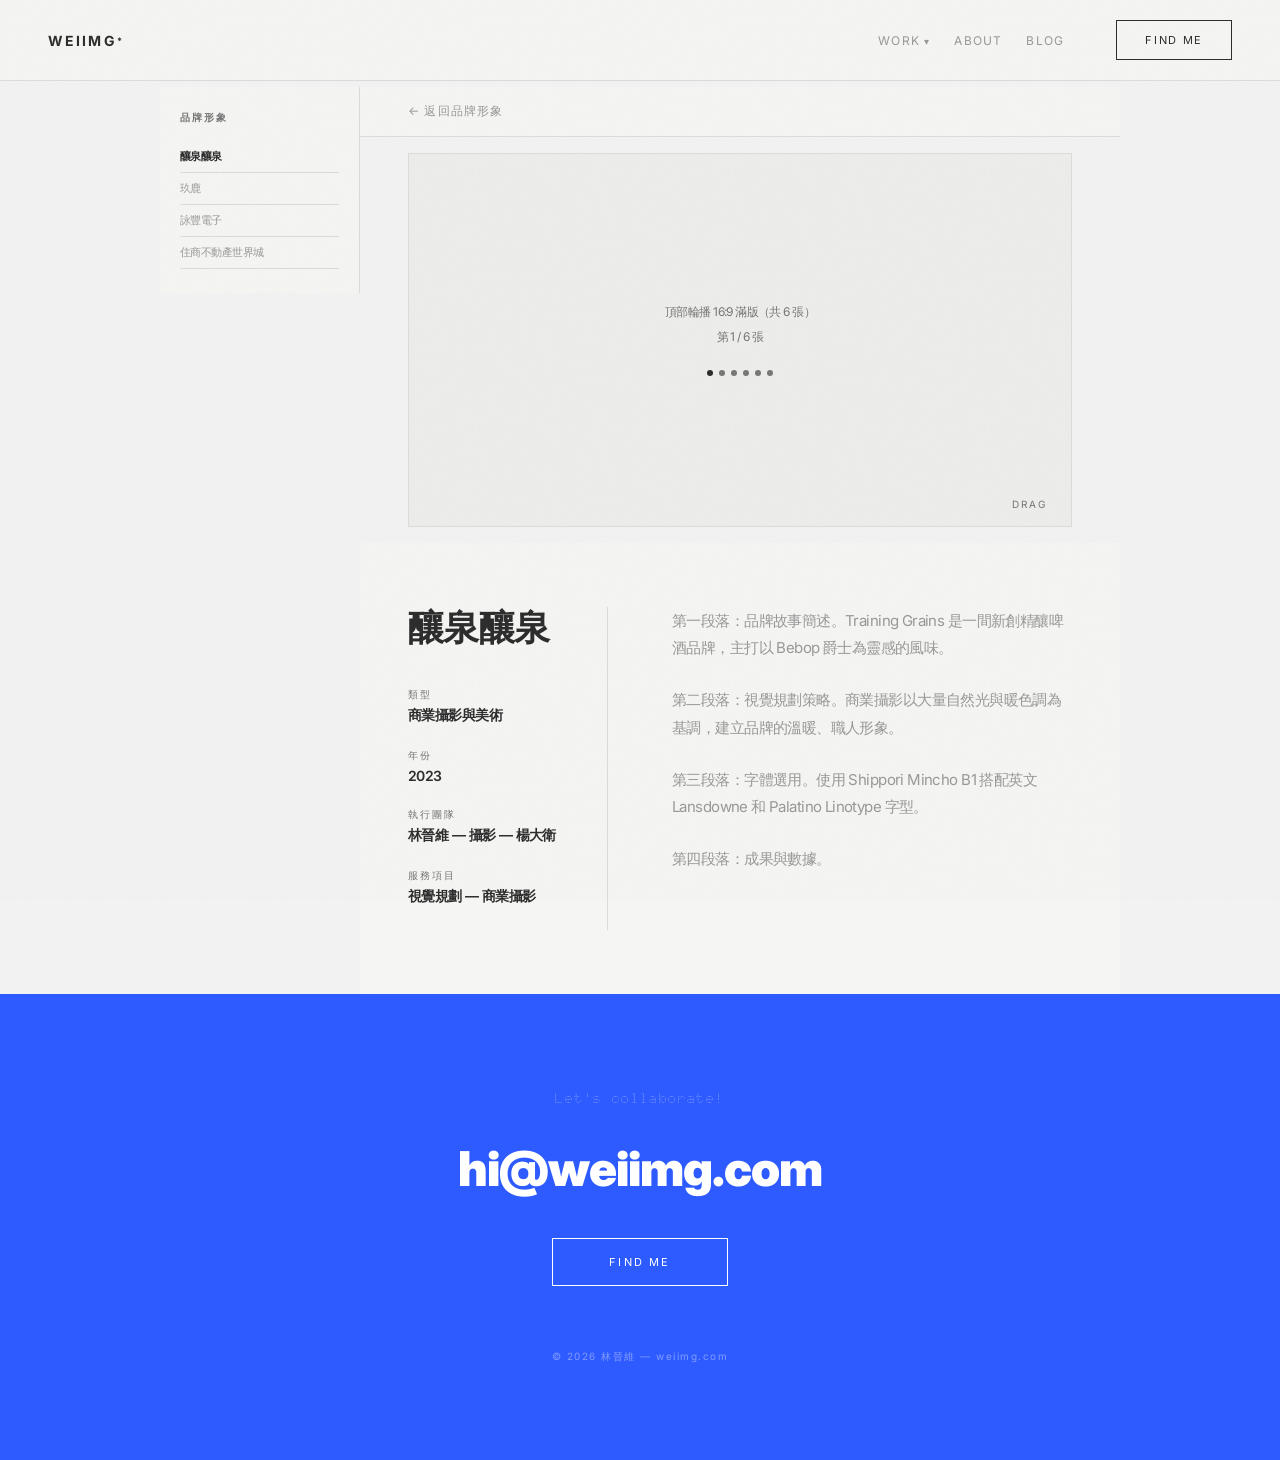
<file: design/jiuglu/index.html>
<!DOCTYPE html>
<html lang="zh-Hant">
<head>
<meta charset="UTF-8">
<meta name="viewport" content="width=device-width, initial-scale=1">
<meta name="description" content="釀泉釀泉 — 精釀啤酒品牌識別。WEIIMG 品牌形象案例。">
<title>釀泉釀泉 — WEIIMG</title>
<link rel="icon" type="image/png" href="/favicon.png">
<link rel="apple-touch-icon" href="/favicon.png">
<link rel="stylesheet" href="../../style.css?v=3">
</head>
<body class="inner-page">

<nav class="nav">
  <a href="../../index.html" class="nav-logo">WEIIMG<span class="reg">*</span><span class="arrow-line"></span></a>
  <div class="nav-items">
    <div class="nav-slide-wrap">
      <div class="nav-slide-inner">
        <div class="nav-row">
          <span class="has-dropdown">WORK</span>
          <a href="../../about/index.html">ABOUT</a>
          <a href="../../blog/index.html">BLOG</a>
        </div>
        <div class="nav-row">
          <a href="../index.html">DESIGN</a>
          <a href="../../film/index.html">FILM</a>
          <a href="../../shortform/index.html">SHORTS</a>
        </div>
      </div>
    </div>
    <div class="nav-cta-wrap">
      <span class="nav-cta">FIND ME</span>
      <div class="findme-dropdown">
        <a href="mailto:hi@weiimg.com"><span class="fm-icon">✉</span>hi@weiimg.com</a>
        <a href="https://instagram.com/wei_img" target="_blank" rel="noopener noreferrer"><span class="fm-icon">📷</span>Instagram</a>
        <a href="https://threads.net/@wei_img" target="_blank" rel="noopener noreferrer"><span class="fm-icon">🧵</span>Threads</a>
      </div>
    </div>
  </div>
</nav>

<main>
  <div class="article-layout">
    <aside class="article-sidebar">
      <h4>品牌形象</h4>
      <a href="#" class="current">釀泉釀泉</a>
      <a href="#">玖鹿</a>
      <a href="#">詠豐電子</a>
      <a href="#">住商不動產世界城</a>
    </aside>
    <div class="article-main">

      <div class="article-back"><a href="../index.html">&larr; 返回品牌形象</a></div>

      <div class="article-carousel-top">
        <span>頂部輪播 16:9 滿版（共 6 張）</span>
        <div>第 1 / 6 張</div>
        <div class="dots">
          <span class="on"></span><span></span><span></span><span></span><span></span><span></span>
        </div>
        <div class="drag-hint">DRAG</div>
      </div>

      <div class="article-body-grid">
        <div class="article-meta-col">
          <h1>釀泉釀泉</h1>
          <div class="meta-row">
            <div class="meta-label">類型</div>
            <div class="meta-value">商業攝影與美術</div>
          </div>
          <div class="meta-row">
            <div class="meta-label">年份</div>
            <div class="meta-value">2023</div>
          </div>
          <div class="meta-row">
            <div class="meta-label">執行團隊</div>
            <div class="meta-value">林晉維 — 攝影 — 楊大衛</div>
          </div>
          <div class="meta-row">
            <div class="meta-label">服務項目</div>
            <div class="meta-value">視覺規劃 — 商業攝影</div>
          </div>
        </div>
        <div class="article-text-col">
          <p>第一段落：品牌故事簡述。Training Grains 是一間新創精釀啤酒品牌，主打以 Bebop 爵士為靈感的風味。</p>
          <p>第二段落：視覺規劃策略。商業攝影以大量自然光與暖色調為基調，建立品牌的溫暖、職人形象。</p>
          <p>第三段落：字體選用。使用 Shippori Mincho B1 搭配英文 Lansdowne 和 Palatino Linotype 字型。</p>
          <p>第四段落：成果與數據。</p>
        </div>
      </div>

    </div>
  </div>
</main>

<footer class="contact">
  <div class="contact-label">Let's collaborate!</div>
  <div class="contact-email"><a href="mailto:hi@weiimg.com">hi@weiimg.com</a></div>
  <a href="mailto:hi@weiimg.com" class="contact-cta">FIND ME</a>
  <div class="contact-copyright">&copy; 2026 林晉維 — weiimg.com</div>
</footer>

<script>
(() => {
  const wrap = document.querySelector('.nav-slide-wrap');
  const trigger = wrap && wrap.querySelector('.has-dropdown');
  if (!wrap || !trigger) return;
  let timer;
  const show = () => { clearTimeout(timer); wrap.classList.add('open'); };
  const hide = () => { timer = setTimeout(() => wrap.classList.remove('open'), 250); };
  trigger.addEventListener('mouseenter', show);
  wrap.addEventListener('mouseleave', hide);
  wrap.querySelectorAll('.nav-row:last-child a').forEach(a => {
    a.addEventListener('mouseenter', show);
  });
})();
const logo = document.querySelector('.nav-logo');
const line = logo && logo.querySelector('.arrow-line');
const navItems = document.querySelector('.nav-items');
if (logo && line && navItems) {
  function setArrowWidth() {
    const lR = logo.getBoundingClientRect(), nR = navItems.getBoundingClientRect();
    line.style.width = Math.max(0, nR.left - lR.right - 12) + 'px';
  }
  logo.addEventListener('mouseenter', () => { setArrowWidth(); logo.classList.remove('arrow-out'); logo.classList.add('arrow-in'); });
  logo.addEventListener('mouseleave', () => { logo.classList.remove('arrow-in'); logo.classList.add('arrow-out'); line.addEventListener('transitionend', () => logo.classList.remove('arrow-out'), { once: true }); });
}
</script>
<script src="/nav.js?v=3"></script>
</body>
</html>
</file>
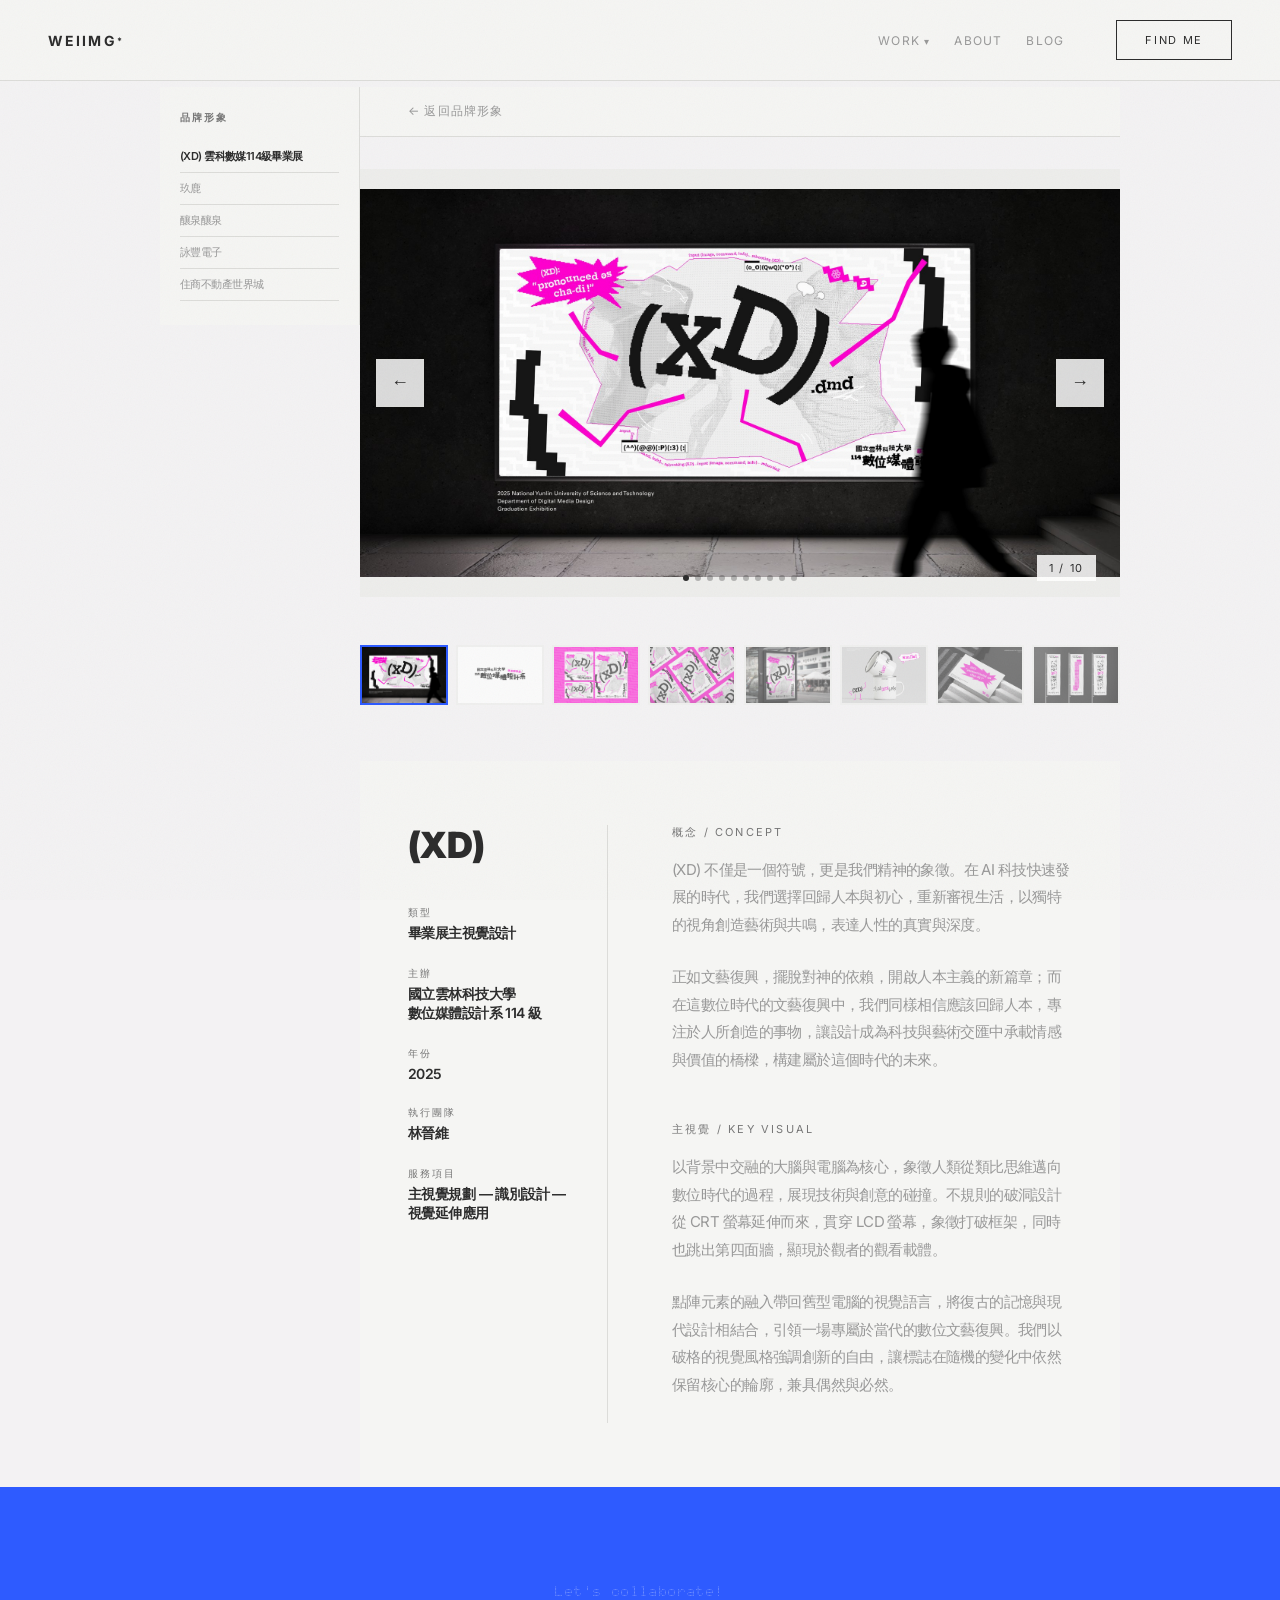
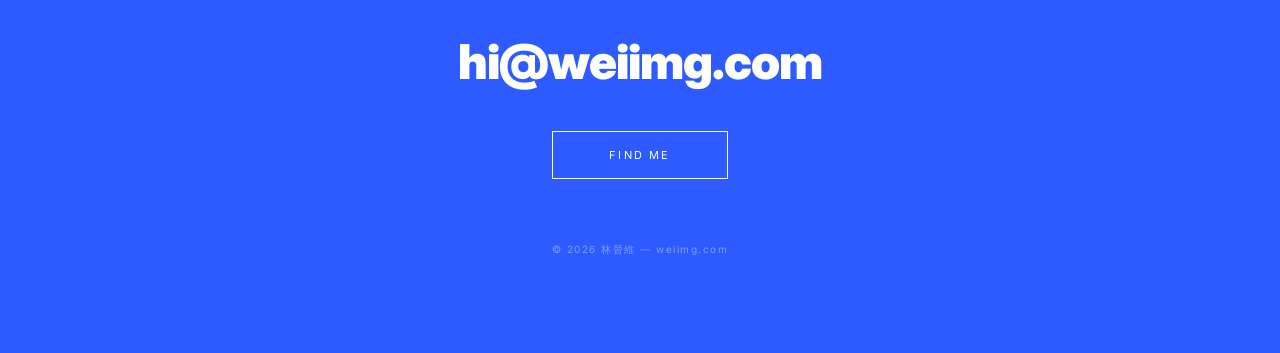
<file: design/yuntech-xd/index.html>
<!DOCTYPE html>
<html lang="zh-Hant">
<head>
<meta charset="UTF-8">
<meta name="viewport" content="width=device-width, initial-scale=1">
<meta name="description" content="國立雲林科技大學數位媒體設計系114級畢業展「(XD)」— 主視覺與識別設計。WEIIMG 品牌形象案例。">
<title>(XD) 雲科數媒114級畢業展 — WEIIMG</title>
<link rel="icon" type="image/png" href="/favicon.png">
<link rel="apple-touch-icon" href="/favicon.png">
<link rel="stylesheet" href="../../style.css?v=3">
<style>
  .xd-carousel {
    position: relative;
    margin: 32px 0 48px;
    background: var(--dark-2);
    overflow: hidden;
    aspect-ratio: 16 / 9;
    user-select: none;
  }
  .xd-carousel-track {
    display: flex;
    height: 100%;
    transition: transform 0.5s cubic-bezier(0.4, 0, 0.2, 1);
    will-change: transform;
  }
  .xd-carousel-track.dragging { transition: none; }
  .xd-carousel-slide {
    flex: 0 0 100%;
    height: 100%;
    display: flex;
    align-items: center;
    justify-content: center;
    background: var(--dark-2);
  }
  .xd-carousel-slide img {
    max-width: 100%;
    max-height: 100%;
    width: auto;
    height: auto;
    object-fit: contain;
    pointer-events: none;
  }
  .xd-carousel-btn {
    position: absolute;
    top: 50%;
    transform: translateY(-50%);
    width: 48px;
    height: 48px;
    border: 1px solid var(--border);
    background: rgba(255,255,255,0.85);
    color: var(--dark);
    font-size: 18px;
    cursor: pointer;
    z-index: 5;
    display: flex;
    align-items: center;
    justify-content: center;
    transition: all 0.2s;
  }
  .xd-carousel-btn:hover { background: var(--accent); color: #fff; border-color: var(--accent); }
  .xd-carousel-btn.prev { left: 16px; }
  .xd-carousel-btn.next { right: 16px; }
  .xd-carousel-counter {
    position: absolute;
    bottom: 16px;
    right: 24px;
    font-size: 11px;
    letter-spacing: 0.15em;
    color: var(--dark);
    background: rgba(255,255,255,0.85);
    padding: 6px 12px;
    z-index: 5;
  }
  .xd-carousel-dots {
    position: absolute;
    bottom: 16px;
    left: 50%;
    transform: translateX(-50%);
    display: flex;
    gap: 6px;
    z-index: 5;
  }
  .xd-carousel-dots span {
    width: 6px;
    height: 6px;
    border-radius: 50%;
    background: rgba(45,45,45,0.3);
    cursor: pointer;
    transition: background 0.2s;
  }
  .xd-carousel-dots span.on { background: var(--dark); }
  .xd-thumbs {
    display: flex;
    gap: 8px;
    margin: 0 0 48px;
    overflow-x: auto;
    padding-bottom: 8px;
    scrollbar-width: thin;
  }
  .xd-thumbs::-webkit-scrollbar { height: 6px; }
  .xd-thumbs::-webkit-scrollbar-thumb { background: var(--border); border-radius: 3px; }
  .xd-thumb {
    flex: 0 0 88px;
    height: 60px;
    background: var(--dark-2);
    cursor: pointer;
    overflow: hidden;
    border: 2px solid transparent;
    transition: border-color 0.2s, opacity 0.2s;
    opacity: 0.6;
  }
  .xd-thumb img { width: 100%; height: 100%; object-fit: cover; display: block; }
  .xd-thumb:hover { opacity: 1; }
  .xd-thumb.on { border-color: var(--accent); opacity: 1; }
  .xd-section-title {
    font-size: 11px;
    letter-spacing: 0.2em;
    text-transform: uppercase;
    color: var(--gray);
    margin: 0 0 16px;
  }
</style>
</head>
<body class="inner-page">

<nav class="nav">
  <a href="../../index.html" class="nav-logo">WEIIMG<span class="reg">*</span><span class="arrow-line"></span></a>
  <div class="nav-items">
    <div class="nav-slide-wrap">
      <div class="nav-slide-inner">
        <div class="nav-row">
          <span class="has-dropdown">WORK</span>
          <a href="../../about/index.html">ABOUT</a>
          <a href="../../blog/index.html">BLOG</a>
        </div>
        <div class="nav-row">
          <a href="../index.html">DESIGN</a>
          <a href="../../film/index.html">FILM</a>
          <a href="../../shortform/index.html">SHORTS</a>
        </div>
      </div>
    </div>
    <div class="nav-cta-wrap">
      <span class="nav-cta">FIND ME</span>
      <div class="findme-dropdown">
        <a href="mailto:hi@weiimg.com"><span class="fm-icon">✉</span>hi@weiimg.com</a>
        <a href="https://instagram.com/wei_img" target="_blank" rel="noopener noreferrer"><span class="fm-icon">📷</span>Instagram</a>
        <a href="https://threads.net/@wei_img" target="_blank" rel="noopener noreferrer"><span class="fm-icon">🧵</span>Threads</a>
      </div>
    </div>
  </div>
</nav>

<main>
  <div class="article-layout">
    <aside class="article-sidebar">
      <h4>品牌形象</h4>
      <a href="#" class="current">(XD) 雲科數媒114級畢業展</a>
      <a href="../jiuglu/index.html">玖鹿</a>
      <a href="#">釀泉釀泉</a>
      <a href="#">詠豐電子</a>
      <a href="#">住商不動產世界城</a>
    </aside>
    <div class="article-main">

      <div class="article-back"><a href="../index.html">&larr; 返回品牌形象</a></div>

      <div class="xd-carousel" id="xdCarousel">
        <div class="xd-carousel-track">
          <div class="xd-carousel-slide"><img src="img/畢籌作品集_01.jpg" alt="(XD) 主視覺 01"></div>
          <div class="xd-carousel-slide"><img src="img/畢籌作品集_04.jpg" alt="(XD) 視覺 04" loading="lazy"></div>
          <div class="xd-carousel-slide"><img src="img/畢籌作品集_05.jpg" alt="(XD) 視覺 05" loading="lazy"></div>
          <div class="xd-carousel-slide"><img src="img/畢籌作品集_10.jpg" alt="(XD) 視覺 10" loading="lazy"></div>
          <div class="xd-carousel-slide"><img src="img/畢籌作品集_13.jpg" alt="(XD) 視覺 13" loading="lazy"></div>
          <div class="xd-carousel-slide"><img src="img/畢籌作品集_16.jpg" alt="(XD) 視覺 16" loading="lazy"></div>
          <div class="xd-carousel-slide"><img src="img/畢籌作品集_17.jpg" alt="(XD) 視覺 17" loading="lazy"></div>
          <div class="xd-carousel-slide"><img src="img/畢籌作品集_18.jpg" alt="(XD) 視覺 18" loading="lazy"></div>
          <div class="xd-carousel-slide"><img src="img/畢籌作品集_19.jpg" alt="(XD) 視覺 19" loading="lazy"></div>
          <div class="xd-carousel-slide"><img src="img/畢籌作品集_21.jpg" alt="(XD) 視覺 21" loading="lazy"></div>
        </div>
        <button class="xd-carousel-btn prev" aria-label="上一張">&larr;</button>
        <button class="xd-carousel-btn next" aria-label="下一張">&rarr;</button>
        <div class="xd-carousel-counter"><span class="cur">1</span> / <span class="total">10</span></div>
        <div class="xd-carousel-dots"></div>
      </div>

      <div class="xd-thumbs" id="xdThumbs">
        <div class="xd-thumb on"><img src="img/畢籌作品集_01.jpg" alt="" loading="lazy"></div>
        <div class="xd-thumb"><img src="img/畢籌作品集_04.jpg" alt="" loading="lazy"></div>
        <div class="xd-thumb"><img src="img/畢籌作品集_05.jpg" alt="" loading="lazy"></div>
        <div class="xd-thumb"><img src="img/畢籌作品集_10.jpg" alt="" loading="lazy"></div>
        <div class="xd-thumb"><img src="img/畢籌作品集_13.jpg" alt="" loading="lazy"></div>
        <div class="xd-thumb"><img src="img/畢籌作品集_16.jpg" alt="" loading="lazy"></div>
        <div class="xd-thumb"><img src="img/畢籌作品集_17.jpg" alt="" loading="lazy"></div>
        <div class="xd-thumb"><img src="img/畢籌作品集_18.jpg" alt="" loading="lazy"></div>
        <div class="xd-thumb"><img src="img/畢籌作品集_19.jpg" alt="" loading="lazy"></div>
        <div class="xd-thumb"><img src="img/畢籌作品集_21.jpg" alt="" loading="lazy"></div>
      </div>

      <div class="article-body-grid">
        <div class="article-meta-col">
          <h1>(XD)</h1>
          <div class="meta-row">
            <div class="meta-label">類型</div>
            <div class="meta-value">畢業展主視覺設計</div>
          </div>
          <div class="meta-row">
            <div class="meta-label">主辦</div>
            <div class="meta-value">國立雲林科技大學<br>數位媒體設計系 114 級</div>
          </div>
          <div class="meta-row">
            <div class="meta-label">年份</div>
            <div class="meta-value">2025</div>
          </div>
          <div class="meta-row">
            <div class="meta-label">執行團隊</div>
            <div class="meta-value">林晉維</div>
          </div>
          <div class="meta-row">
            <div class="meta-label">服務項目</div>
            <div class="meta-value">主視覺規劃 — 識別設計 — 視覺延伸應用</div>
          </div>
        </div>
        <div class="article-text-col">
          <div class="xd-section-title">概念 / Concept</div>
          <p>(XD) 不僅是一個符號，更是我們精神的象徵。在 AI 科技快速發展的時代，我們選擇回歸人本與初心，重新審視生活，以獨特的視角創造藝術與共鳴，表達人性的真實與深度。</p>
          <p>正如文藝復興，擺脫對神的依賴，開啟人本主義的新篇章；而在這數位時代的文藝復興中，我們同樣相信應該回歸人本，專注於人所創造的事物，讓設計成為科技與藝術交匯中承載情感與價值的橋樑，構建屬於這個時代的未來。</p>

          <div class="xd-section-title" style="margin-top:48px;">主視覺 / Key Visual</div>
          <p>以背景中交融的大腦與電腦為核心，象徵人類從類比思維邁向數位時代的過程，展現技術與創意的碰撞。不規則的破洞設計從 CRT 螢幕延伸而來，貫穿 LCD 螢幕，象徵打破框架，同時也跳出第四面牆，顯現於觀者的觀看載體。</p>
          <p>點陣元素的融入帶回舊型電腦的視覺語言，將復古的記憶與現代設計相結合，引領一場專屬於當代的數位文藝復興。我們以破格的視覺風格強調創新的自由，讓標誌在隨機的變化中依然保留核心的輪廓，兼具偶然與必然。</p>
        </div>
      </div>

    </div>
  </div>
</main>

<footer class="contact">
  <div class="contact-label">Let's collaborate!</div>
  <div class="contact-email"><a href="mailto:hi@weiimg.com">hi@weiimg.com</a></div>
  <a href="mailto:hi@weiimg.com" class="contact-cta">FIND ME</a>
  <div class="contact-copyright">&copy; 2026 林晉維 — weiimg.com</div>
</footer>

<script>
/* Carousel */
(() => {
  const root = document.getElementById('xdCarousel');
  if (!root) return;
  const track = root.querySelector('.xd-carousel-track');
  const slides = root.querySelectorAll('.xd-carousel-slide');
  const prev = root.querySelector('.prev');
  const next = root.querySelector('.next');
  const cur = root.querySelector('.cur');
  const dotsWrap = root.querySelector('.xd-carousel-dots');
  let idx = 0;
  const total = slides.length;

  for (let i = 0; i < total; i++) {
    const d = document.createElement('span');
    if (i === 0) d.classList.add('on');
    d.addEventListener('click', () => go(i));
    dotsWrap.appendChild(d);
  }
  const dots = dotsWrap.querySelectorAll('span');
  const thumbs = document.querySelectorAll('#xdThumbs .xd-thumb');
  thumbs.forEach((t, i) => t.addEventListener('click', () => go(i)));

  function go(n) {
    idx = (n + total) % total;
    track.style.transform = `translateX(-${idx * 100}%)`;
    cur.textContent = idx + 1;
    dots.forEach((d, i) => d.classList.toggle('on', i === idx));
    thumbs.forEach((t, i) => t.classList.toggle('on', i === idx));
    const active = thumbs[idx];
    if (active) active.scrollIntoView({ behavior: 'smooth', inline: 'center', block: 'nearest' });
  }
  prev.addEventListener('click', () => go(idx - 1));
  next.addEventListener('click', () => go(idx + 1));

  /* Keyboard */
  root.addEventListener('keydown', e => {
    if (e.key === 'ArrowLeft') go(idx - 1);
    if (e.key === 'ArrowRight') go(idx + 1);
  });
  root.tabIndex = 0;

  /* Drag / swipe */
  let startX = 0, dx = 0, dragging = false;
  const onDown = e => {
    dragging = true;
    startX = (e.touches ? e.touches[0].clientX : e.clientX);
    track.classList.add('dragging');
  };
  const onMove = e => {
    if (!dragging) return;
    const x = (e.touches ? e.touches[0].clientX : e.clientX);
    dx = x - startX;
    const w = root.offsetWidth;
    track.style.transform = `translateX(calc(-${idx * 100}% + ${dx}px))`;
  };
  const onUp = () => {
    if (!dragging) return;
    dragging = false;
    track.classList.remove('dragging');
    const w = root.offsetWidth;
    if (Math.abs(dx) > w * 0.15) {
      go(idx + (dx < 0 ? 1 : -1));
    } else {
      go(idx);
    }
    dx = 0;
  };
  root.addEventListener('mousedown', onDown);
  window.addEventListener('mousemove', onMove);
  window.addEventListener('mouseup', onUp);
  root.addEventListener('touchstart', onDown, { passive: true });
  root.addEventListener('touchmove', onMove, { passive: true });
  root.addEventListener('touchend', onUp);
})();

/* Nav slide */
(() => {
  const wrap = document.querySelector('.nav-slide-wrap');
  const trigger = wrap && wrap.querySelector('.has-dropdown');
  if (!wrap || !trigger) return;
  let timer;
  const show = () => { clearTimeout(timer); wrap.classList.add('open'); };
  const hide = () => { timer = setTimeout(() => wrap.classList.remove('open'), 250); };
  trigger.addEventListener('mouseenter', show);
  wrap.addEventListener('mouseleave', hide);
  wrap.querySelectorAll('.nav-row:last-child a').forEach(a => {
    a.addEventListener('mouseenter', show);
  });
})();
const logo = document.querySelector('.nav-logo');
const line = logo && logo.querySelector('.arrow-line');
const navItems = document.querySelector('.nav-items');
if (logo && line && navItems) {
  function setArrowWidth() {
    const lR = logo.getBoundingClientRect(), nR = navItems.getBoundingClientRect();
    line.style.width = Math.max(0, nR.left - lR.right - 12) + 'px';
  }
  logo.addEventListener('mouseenter', () => { setArrowWidth(); logo.classList.remove('arrow-out'); logo.classList.add('arrow-in'); });
  logo.addEventListener('mouseleave', () => { logo.classList.remove('arrow-in'); logo.classList.add('arrow-out'); line.addEventListener('transitionend', () => logo.classList.remove('arrow-out'), { once: true }); });
}
</script>
<script src="/nav.js?v=3"></script>
</body>
</html>
</file>
<file: style.css>
@import url('https://fonts.googleapis.com/css2?family=Doto:wght@100..900&family=Inter:wght@100;300;400;500;700;900&display=swap');

:root {
  --black: #F5F5F3;
  --dark: #2D2D2D;
  --dark-2: #EDEDEB;
  --dark-3: #E5E5E3;
  --gray: #777777;
  --gray-light: #999999;
  --white: #2D2D2D;
  --accent: #2E5BFF;
  --border: #DCDCD9;
}

* { box-sizing: border-box; margin: 0; padding: 0; }

body {
  font-family: 'Inter', -apple-system, "Helvetica Neue", sans-serif;
  letter-spacing: -0.05cap;
  background: #F3F2F3;
  color: var(--dark);
  -webkit-font-smoothing: antialiased;
  -moz-osx-font-smoothing: grayscale;
  text-rendering: optimizeLegibility;
}

/* ===== Grain overlay ===== */
body::before {
  content: '';
  position: fixed;
  inset: 0;
  z-index: 9999;
  pointer-events: none;
  opacity: 0.04;
  background-image: url("data:image/svg+xml,%3Csvg viewBox='0 0 256 256' xmlns='http://www.w3.org/2000/svg'%3E%3Cfilter id='n'%3E%3CfeTurbulence type='fractalNoise' baseFrequency='0.85' numOctaves='4' stitchTiles='stitch'/%3E%3C/filter%3E%3Crect width='100%25' height='100%25' filter='url(%23n)'/%3E%3C/svg%3E");
  background-repeat: repeat;
  background-size: 256px 256px;
  mix-blend-mode: multiply;
}

/* ===== Nav ===== */
.nav {
  min-height: 56px;
  padding: 16px 48px;
  display: flex;
  justify-content: space-between;
  align-items: center;
  background: var(--black);
  border-bottom: 1px solid var(--border);
  position: fixed;
  top: 0;
  left: 0;
  right: 0;
  z-index: 100;
  transform: translateY(-100%);
  transition: transform 0.4s ease;
}
.nav.visible,
body.inner-page .nav {
  transform: translateY(0);
}
body.inner-page main {
  padding-top: 87px;
  max-width: 960px;
  margin: 0 auto;
}
.nav-logo {
  font-size: 14px;
  font-weight: 700;
  letter-spacing: 0.15em;
  text-transform: uppercase;
  color: var(--white);
  position: relative;
  cursor: pointer;
  display: inline-flex;
  align-items: center;
  text-decoration: none;
}
.nav-logo .arrow-line {
  position: absolute;
  left: 100%;
  top: 50%;
  height: 1.5px;
  background: var(--white);
  transform-origin: left center;
  pointer-events: none;
  clip-path: inset(0 100% 0 0);
  transition: clip-path 0.5s cubic-bezier(0.4, 0, 0.2, 1);
}
.nav-logo .arrow-line::after {
  content: '';
  position: absolute;
  right: -1px;
  top: 50%;
  transform: translateY(-50%);
  border: 5px solid transparent;
  border-left: 7px solid var(--white);
}
.nav-logo:hover .arrow-line,
.nav-logo.arrow-in .arrow-line { clip-path: inset(0 0 0 0); }
.nav-logo.arrow-out .arrow-line {
  clip-path: inset(0 0 0 100%);
  transition: clip-path 0.4s cubic-bezier(0.4, 0, 0.2, 1);
}
.nav-logo .reg { font-size: 9px; vertical-align: super; }

.nav-items {
  display: flex;
  gap: 32px;
  font-size: 11px;
  letter-spacing: 0.15em;
  text-transform: uppercase;
  color: var(--gray-light);
  align-items: center;
  position: relative;
}
.nav-items > a {
  transition: opacity 0.2s, visibility 0.2s;
}
.nav-items a {
  color: var(--gray-light);
  text-decoration: none;
  transition: color 0.2s;
  white-space: nowrap;
  flex-shrink: 0;
}
.nav-items a:hover { color: var(--white); }
.nav-items .active { color: var(--white); font-weight: 700; }

.nav-slide-wrap {
  overflow: hidden;
  height: 48px;
  position: relative;
}
.nav-row {
  display: flex;
  align-items: center;
  gap: 24px;
  height: 48px;
  position: relative;
  top: 0;
  transition: top 0.4s cubic-bezier(0.4, 0, 0.2, 1);
}
.nav-slide-wrap.open .nav-row {
  top: -48px;
}
.nav-row a, .nav-row span {
  font-size: 12px;
  color: var(--gray-light);
  text-decoration: none;
  letter-spacing: 0.1em;
  white-space: nowrap;
  transition: color 0.15s;
}
.nav-row a:hover { color: var(--white); }
.has-dropdown {
  cursor: pointer;
}
.has-dropdown::after { content: ' \25BE'; font-size: 10px; }

.nav-cta-wrap {
  position: relative;
  margin-left: 16px;
}
.nav-cta {
  font-size: 11px;
  letter-spacing: 0.15em;
  text-transform: uppercase;
  padding: 12px 28px;
  border: 1px solid var(--dark);
  color: var(--dark);
  transition: all 0.3s;
  cursor: pointer;
  display: inline-block;
  user-select: none;
}
.nav-cta:hover { background: var(--accent); border-color: var(--accent); color: #fff; }

.findme-dropdown {
  position: absolute;
  top: 100%;
  right: 0;
  margin-top: 8px;
  min-width: 220px;
  background: var(--black);
  border: 1px solid var(--border);
  overflow: hidden;
  opacity: 0;
  visibility: hidden;
  transform: scaleY(0.6);
  transform-origin: top right;
  transition: opacity 0.3s cubic-bezier(0.4,0,0.2,1),
              transform 0.3s cubic-bezier(0.4,0,0.2,1),
              visibility 0s 0.3s;
  z-index: 100;
}
.nav-cta-wrap:hover .findme-dropdown {
  opacity: 1;
  visibility: visible;
  transform: scaleY(1);
  transition: opacity 0.3s cubic-bezier(0.4,0,0.2,1),
              transform 0.3s cubic-bezier(0.4,0,0.2,1),
              visibility 0s 0s;
}
.findme-dropdown a {
  display: flex;
  align-items: center;
  gap: 12px;
  padding: 14px 20px;
  font-size: 12px;
  letter-spacing: 0.05em;
  color: var(--white);
  text-decoration: none;
  border-bottom: 1px solid var(--border);
  transition: background 0.2s;
  text-transform: none;
}
.findme-dropdown a:last-child { border-bottom: none; }
.findme-dropdown a:hover { background: var(--dark-2); }
.fm-icon {
  width: 16px;
  height: 16px;
  display: inline-flex;
  align-items: center;
  justify-content: center;
  font-size: 14px;
  flex-shrink: 0;
}

/* ===== Hero (P1 only) ===== */
.hero {
  min-height: 100vh;
  background: linear-gradient(180deg, rgba(46,91,255,0) 0%, var(--accent) 40%);
  display: flex;
  flex-direction: column;
  justify-content: flex-end;
  position: relative;
  padding: 0 48px;
  color: #fff;
  overflow: hidden;
}
.hero-brand {
  font-size: clamp(120px, 18vw, 280px);
  font-weight: 900;
  letter-spacing: -0.05cap;
  color: #fff;
  line-height: 0.85;
  position: absolute;
  bottom: 80px;
  left: 48px;
  display: flex;
  align-items: flex-end;
}
.hero-star {
  display: inline-block;
  opacity: 0;
  animation: starIn 0.6s cubic-bezier(0.4, 0, 0.2, 1) 0.2s forwards;
  will-change: transform, opacity;
}
.hero-text {
  display: inline-block;
  clip-path: inset(0 100% 0 0);
  animation: textReveal 0.8s cubic-bezier(0.4, 0, 0.2, 1) 0.7s forwards;
  will-change: clip-path;
}
@keyframes starIn {
  from { opacity: 0; transform: scale(0.7) rotate(-30deg); }
  to   { opacity: 1; transform: scale(1) rotate(0deg); }
}
@keyframes textReveal {
  from { clip-path: inset(0 100% 0 0); }
  to   { clip-path: inset(0 0 0 0); }
}
.hero-tagline {
  position: absolute;
  top: 40%;
  right: 48px;
  text-align: right;
}
.hero-micro {
  font-size: 10px;
  font-weight: 400;
  letter-spacing: 0.25em;
  text-transform: lowercase;
  color: rgba(255,255,255,0.6);
}
.hero-micro-zh {
  font-size: 10px;
  letter-spacing: 0.15em;
  color: rgba(255,255,255,0.4);
  margin-top: 6px;
}
.hero-ticker {
  display: flex;
  justify-content: space-between;
  padding: 14px 0;
  border-top: 1px solid rgba(255,255,255,0.2);
  font-family: "Doto", sans-serif;
  font-optical-sizing: auto;
  font-variation-settings: "ROND" 0;
  font-size: 11px;
  letter-spacing: 0.08em;
  text-transform: uppercase;
  color: rgba(255,255,255,0.5);
}
.hero-scroll {
  position: absolute;
  bottom: 48px;
  right: 48px;
  display: flex;
  flex-direction: column;
  align-items: center;
  gap: 16px;
  font-size: 11px;
  letter-spacing: 0.15em;
  text-transform: uppercase;
  color: rgba(255,255,255,0.5);
}
.hero-scroll-arrow {
  font-size: 36px;
  line-height: 1;
  animation: bounce 2s infinite;
}
@keyframes bounce {
  0%, 100% { transform: translateY(0); }
  50%       { transform: translateY(6px); }
}

/* ===== Parallax (P1) ===== */
.parallax-wrap {
  overflow: hidden;
  border-top: 1px solid var(--border);
  position: sticky;
  top: 0;
  z-index: 1;
  --overlay-opacity: 1;
}
.parallax-video {
  width: 100%;
  height: 100vh;
  object-fit: cover;
  display: block;
}
/* Blue overlay for dissolve transition */
.parallax-wrap::after {
  content: '';
  position: absolute;
  inset: 0;
  background: linear-gradient(180deg, var(--accent) 0%, rgba(46,91,255,0.6) 100%);
  opacity: var(--overlay-opacity);
  pointer-events: none;
  z-index: 2;
}

/* ===== Services (P1) ===== */
.services-section {
  display: grid;
  grid-template-columns: 1fr 1fr;
  position: relative;
  z-index: 2;
  background: var(--black);
  color: var(--dark);
  min-height: 100vh;
}
.services-nav {
  position: sticky;
  top: 0;
  height: 100vh;
  display: flex;
  align-items: center;
  padding: 0 48px;
}
.services-nav-inner {
  display: flex;
  flex-direction: column;
  gap: 8px;
  width: 100%;
}
.svc-nav-item {
  display: flex;
  flex-direction: column;
  gap: 4px;
  padding: 20px 24px;
  text-decoration: none;
  border-radius: 8px;
  transition: all 0.4s ease;
  cursor: pointer;
}
.svc-nav-num {
  font-size: 11px;
  font-weight: 600;
  letter-spacing: 0.1em;
  color: rgba(46,91,255,0.25);
  transition: color 0.4s ease;
}
.svc-nav-title {
  font-size: clamp(24px, 3vw, 40px);
  font-weight: 900;
  letter-spacing: -0.02em;
  color: rgba(46,91,255,0.15);
  transition: color 0.4s ease;
  line-height: 1.2;
}
.svc-nav-en {
  font-size: 10px;
  letter-spacing: 0.15em;
  text-transform: uppercase;
  color: transparent;
  transition: color 0.4s ease;
}
.svc-nav-item.active .svc-nav-num { color: var(--accent); }
.svc-nav-item.active .svc-nav-title { color: var(--accent); }
.svc-nav-item.active .svc-nav-en { color: rgba(46,91,255,0.5); }
.svc-nav-item:hover .svc-nav-title { color: rgba(46,91,255,0.4); }
.svc-nav-item.active:hover .svc-nav-title { color: var(--accent); }

.services-panels {
  padding: 0 48px;
  display: flex;
  flex-direction: column;
}
.svc-panel {
  min-height: 100vh;
  display: flex;
  flex-direction: column;
  justify-content: center;
  padding: 80px 0;
}
.svc-panel-en {
  font-size: 10px;
  letter-spacing: 0.2em;
  text-transform: uppercase;
  color: var(--accent);
  margin-bottom: 16px;
}
.svc-panel-title {
  font-size: clamp(32px, 4vw, 56px);
  font-weight: 900;
  letter-spacing: -0.02em;
  color: var(--dark);
  margin-bottom: 40px;
}
.svc-panel-list {
  list-style: none;
  display: flex;
  flex-direction: column;
  gap: 0;
  margin-bottom: 40px;
}
.svc-panel-list li {
  font-size: 15px;
  color: var(--gray);
  padding: 16px 0;
  border-bottom: 1px solid var(--border);
}
.svc-panel-link {
  display: inline-block;
  font-size: 13px;
  font-weight: 500;
  letter-spacing: 0.05em;
  color: var(--accent);
  text-decoration: none;
  padding-bottom: 4px;
  border-bottom: 1px solid var(--accent);
  transition: opacity 0.3s;
}
.svc-panel-link:hover { opacity: 0.6; }

/* ===== Logo Marquee (P1) ===== */
.logo-marquee {
  border-top: 1px solid var(--border);
  padding: 48px 0;
  background: var(--black);
  position: relative;
  z-index: 3;
  overflow: hidden;
  display: flex;
  flex-direction: column;
  gap: 16px;
}
.logo-marquee h3 {
  font-size: 11px;
  letter-spacing: 0.2em;
  color: var(--gray);
  text-transform: uppercase;
  text-align: center;
  margin-bottom: 16px;
}
.logo-marquee-track {
  display: flex;
  width: max-content;
  animation: marquee-scroll 40s linear infinite;
  -webkit-mask-image: linear-gradient(to right, transparent, black 8%, black 92%, transparent);
  mask-image: linear-gradient(to right, transparent, black 8%, black 92%, transparent);
}
.logo-marquee-track.reverse {
  animation: marquee-scroll-reverse 40s linear infinite;
}
.logo-marquee-strip {
  flex-shrink: 0;
  height: 60px;
  min-width: 1800px;
  background: var(--dark-2);
  border: 1px solid var(--border);
  display: flex;
  align-items: center;
  justify-content: center;
  font-size: 11px;
  color: var(--gray);
}
@keyframes marquee-scroll {
  from { transform: translateX(0); }
  to   { transform: translateX(-50%); }
}
@keyframes marquee-scroll-reverse {
  from { transform: translateX(-50%); }
  to   { transform: translateX(0); }
}

/* ===== Page Title Block ===== */
.page-title-block {
  padding: 64px 48px 32px;
  background: var(--black);
  color: var(--white);
}
.page-title-block .en {
  font-size: 10px;
  letter-spacing: 0.2em;
  color: var(--gray);
  text-transform: uppercase;
  margin-bottom: 12px;
}
.page-title-block h2 {
  font-size: clamp(40px, 5vw, 64px);
  font-weight: 900;
  letter-spacing: -0.03em;
}

/* ===== Brand Grid (P2) ===== */
.brand-grid {
  display: grid;
  grid-template-columns: 1fr 1fr;
  gap: 16px;
  padding: 64px 48px;
  background: var(--black);
}
.brand-card {
  aspect-ratio: 4/3;
  background: var(--dark-2);
  border: 1px solid var(--border);
  position: relative;
  cursor: pointer;
  overflow: hidden;
  display: flex;
  align-items: center;
  justify-content: center;
  transition: border-color 0.3s;
}
.brand-card:hover { border-color: var(--accent); }
.brand-card { isolation: isolate; }
.brand-card .img-label { font-size: 11px; color: var(--gray); }
.brand-card .hover-overlay {
  position: absolute;
  inset: 0;
  background: rgba(46, 91, 255, 0.75);
  color: #fff;
  display: flex;
  flex-direction: column;
  align-items: center;
  justify-content: center;
  text-align: center;
  padding: 48px 40px;
  opacity: 0;
  transition: opacity 0.5s ease-out;
}
.brand-card:hover .hover-overlay {
  opacity: 1;
  transition: opacity 0.3s ease-in;
}
.brand-card .hover-title { font-size: 28px; font-weight: 900; margin-bottom: 8px; }
.brand-card .hover-meta { font-size: 11px; opacity: 0.8; letter-spacing: 0.15em; text-transform: uppercase; }
.brand-card .bc-tag {
  position: absolute;
  top: 12px;
  left: 12px;
  font-size: 9px;
  letter-spacing: 0.15em;
  color: var(--gray);
  text-transform: uppercase;
  z-index: 1;
  transition: opacity 0.3s;
}
.brand-card:hover .bc-tag { opacity: 0; }
.brand-card-img {
  position: absolute;
  inset: 0;
  background-size: cover;
  background-position: center;
  transition: transform 0.5s ease-out, filter 0.5s ease-out;
  transform-origin: center center;
  transform: scale(1);
  filter: blur(0);
  will-change: transform, filter;
}
.brand-card.has-img:hover .brand-card-img {
  transform: scale(1.25);
  filter: blur(5px);
  transition: transform 0.3s ease-in, filter 0.3s ease-in;
}

/* DESIGN page: 3-col grid + tighter cards for 15-item layout */
.brand-grid.cols-3 { grid-template-columns: 1fr 1fr 1fr; }
.brand-grid.cols-3 .brand-card { aspect-ratio: 1/1; }
@media (max-width: 720px) {
  .brand-grid.cols-3 { grid-template-columns: 1fr; }
}

/* ===== Article Layout (P3) ===== */
.article-layout {
  display: grid;
  grid-template-columns: 200px 1fr;
  min-height: 400px;
}
.article-sidebar {
  border-right: 1px solid var(--border);
  padding: 24px 20px;
  background: var(--black);
  position: sticky;
  top: 0;
  align-self: start;
}
.article-sidebar h4 {
  font-size: 10px;
  letter-spacing: 0.2em;
  text-transform: uppercase;
  color: var(--gray);
  margin-bottom: 16px;
}
.article-sidebar a {
  display: block;
  padding: 8px 0;
  font-size: 11px;
  color: var(--gray-light);
  text-decoration: none;
  border-bottom: 1px solid var(--border);
  transition: color 0.2s;
}
.article-sidebar a:hover { color: var(--accent); }
.article-sidebar a.current { color: var(--white); font-weight: 600; }
.article-main { flex: 1; }
.article-back {
  padding: 16px 48px;
  font-size: 12px;
  color: var(--gray-light);
  border-bottom: 1px solid var(--border);
  background: var(--black);
  letter-spacing: 0.1em;
}
.article-back a { color: var(--gray-light); text-decoration: none; }
.article-back a:hover { color: var(--accent); }
.article-carousel-top {
  background: var(--dark-2);
  border: 1px solid var(--border);
  aspect-ratio: 16/9;
  margin: 16px 48px;
  display: flex;
  flex-direction: column;
  align-items: center;
  justify-content: center;
  gap: 8px;
  color: var(--gray);
  font-size: 12px;
  position: relative;
}
.article-carousel-top .drag-hint {
  position: absolute;
  bottom: 16px;
  right: 24px;
  font-size: 10px;
  letter-spacing: 0.2em;
  text-transform: uppercase;
  color: var(--gray);
}
.article-body-grid {
  display: grid;
  grid-template-columns: 1fr 2fr;
  gap: 64px;
  padding: 64px 48px;
  background: var(--black);
  color: var(--white);
}
.article-meta-col {
  padding-right: 32px;
  border-right: 1px solid var(--border);
}
.article-meta-col h1 {
  font-size: 36px;
  font-weight: 900;
  line-height: 1.15;
  margin-bottom: 40px;
}
.meta-row { margin-bottom: 24px; }
.meta-label {
  font-size: 10px;
  letter-spacing: 0.2em;
  color: var(--gray);
  text-transform: uppercase;
  margin-bottom: 4px;
}
.meta-value { font-size: 14px; color: var(--white); font-weight: 600; }
.article-text-col p {
  font-size: 15px;
  line-height: 1.85;
  color: var(--gray-light);
  margin-bottom: 24px;
}
.article-next {
  padding: 32px 48px;
  text-align: center;
  border-top: 1px solid var(--border);
  font-size: 14px;
  color: var(--gray-light);
  background: var(--black);
  transition: color 0.3s;
  cursor: pointer;
  text-decoration: none;
  display: block;
}
.article-next:hover { color: var(--accent); }

/* ===== Filter Bar + Work Grid (P4, P5) ===== */
.filter-bar {
  position: sticky;
  top: 0;
  background: var(--black);
  border-top: 1px solid var(--border);
  border-bottom: 1px solid var(--border);
  padding: 16px 48px;
  display: flex;
  gap: 28px;
  z-index: 5;
}
.filter-tag {
  font-size: 11px;
  letter-spacing: 0.12em;
  text-transform: uppercase;
  color: var(--gray);
  padding: 4px 0;
  cursor: pointer;
  transition: color 0.3s;
  border: none;
  background: none;
  font-family: inherit;
}
.filter-tag:hover { color: var(--white); }
.filter-tag.active { color: var(--white); font-weight: 700; border-bottom: 2px solid var(--accent); }
.work-grid {
  display: grid;
  grid-template-columns: 1fr 1fr 1fr;
  gap: 16px;
  padding: 64px 48px;
  background: var(--black);
}
.work-card {
  background: var(--dark-2);
  border: 1px solid var(--border);
  aspect-ratio: 9/16;
  display: flex;
  flex-direction: column;
  justify-content: flex-end;
  padding: 20px;
  position: relative;
  cursor: pointer;
  transition: border-color 0.3s;
  color: var(--white);
  text-decoration: none;
}
.work-card:hover { border-color: var(--accent); }
.work-card.video { aspect-ratio: 16/9; }
.work-card-tag {
  position: absolute;
  top: 12px;
  left: 12px;
  font-size: 9px;
  letter-spacing: 0.15em;
  color: var(--gray);
  text-transform: uppercase;
}
.work-card-title { font-size: 13px; font-weight: 700; }

/* ===== About (P6) ===== */
.about-hero {
  padding: 80px 48px;
  display: grid;
  grid-template-columns: 1fr 1fr;
  gap: 64px;
  align-items: center;
  background: var(--black);
  color: var(--white);
}
.about-photo {
  aspect-ratio: 3/4;
  background: var(--dark-2);
  border: 1px solid var(--border);
  display: flex;
  align-items: center;
  justify-content: center;
  font-size: 12px;
  color: var(--gray);
  overflow: hidden;
}
.about-photo img {
  width: 100%;
  height: 100%;
  object-fit: cover;
  display: block;
}
.about-intro { display: flex; flex-direction: column; gap: 16px; }
.about-intro .about-tag {
  font-size: 11px;
  letter-spacing: 0.2em;
  color: var(--gray);
  text-transform: uppercase;
}
.about-intro h1 {
  font-size: clamp(48px, 6vw, 72px);
  font-weight: 900;
  letter-spacing: -0.03em;
  line-height: 1;
}
.about-intro p { font-size: 15px; line-height: 1.85; color: var(--gray-light); }
.awards-section {
  padding: 64px 48px;
  border-top: 1px solid var(--border);
  background: var(--black);
  color: var(--white);
}
.awards-section h2 { font-size: 28px; font-weight: 900; margin-bottom: 32px; }
.award-row {
  display: grid;
  grid-template-columns: 80px 1fr 160px;
  gap: 24px;
  padding: 16px 0;
  border-bottom: 1px solid var(--border);
  font-size: 14px;
  align-items: baseline;
  transition: background 0.2s;
}
.award-row:hover { background: var(--dark-2); }
.award-year { color: var(--gray); font-family: monospace; }
.award-rank { color: var(--accent); font-weight: 700; font-size: 12px; letter-spacing: 0.1em; text-align: right; }

/* ===== Blog List (P7) ===== */
.blog-list {
  padding: 64px 48px;
  background: var(--black);
  color: var(--white);
}
.blog-list .blog-en {
  font-size: 11px;
  color: var(--gray);
  letter-spacing: 0.2em;
  text-transform: uppercase;
  margin-bottom: 16px;
}
.blog-list h1 {
  font-size: clamp(40px, 5vw, 64px);
  font-weight: 900;
  letter-spacing: -0.03em;
  margin-bottom: 48px;
}
.blog-row {
  display: grid;
  grid-template-columns: 120px 1fr 100px;
  gap: 32px;
  padding: 24px 0;
  border-bottom: 1px solid var(--border);
  align-items: baseline;
  cursor: pointer;
  transition: background 0.2s;
  text-decoration: none;
  color: inherit;
}
.blog-row:hover { background: var(--dark-2); }
.blog-row:hover .blog-title { color: var(--accent); }
.blog-date { font-size: 12px; color: var(--gray); font-family: monospace; }
.blog-title { font-size: 20px; font-weight: 700; transition: color 0.3s; color: var(--white); }
.blog-tag { font-size: 10px; color: var(--gray); letter-spacing: 0.2em; text-align: right; text-transform: uppercase; }

/* ===== Blog Article (P8) ===== */
.blog-article-header {
  padding: 96px 48px 48px;
  max-width: 760px;
  margin: 0 auto;
  text-align: center;
  background: var(--black);
  color: var(--white);
}
.blog-article-header h1 {
  font-size: clamp(28px, 4vw, 44px);
  font-weight: 900;
  line-height: 1.25;
  margin-bottom: 24px;
}
.blog-article-meta {
  font-size: 11px;
  color: var(--gray);
  letter-spacing: 0.15em;
}
.blog-article-body {
  padding: 32px 48px 96px;
  max-width: 760px;
  margin: 0 auto;
  background: var(--black);
  color: var(--white);
}
.blog-article-body p { font-size: 16px; line-height: 1.85; color: var(--gray-light); margin-bottom: 24px; }
.blog-article-body h2 { font-size: 24px; font-weight: 900; margin: 48px 0 16px; color: var(--white); }

/* ===== Footer / Contact ===== */
.contact {
  display: flex;
  flex-direction: column;
  align-items: center;
  justify-content: center;
  text-align: center;
  background: var(--accent);
  color: #fff;
  padding: 96px 64px;
}
.contact-label {
  font-family: "Doto", sans-serif;
  font-optical-sizing: auto;
  font-variation-settings: "ROND" 0;
  font-size: 14px;
  letter-spacing: 0.1em;
  color: rgba(255,255,255,0.5);
  margin-bottom: 32px;
}
.contact-email {
  font-size: clamp(28px, 4vw, 48px);
  font-weight: 900;
  letter-spacing: -0.02em;
}
.contact-email a { color: #fff; text-decoration: none; transition: opacity 0.3s; }
.contact-email a:hover { opacity: 0.7; }
.contact-cta {
  display: inline-block;
  margin-top: 40px;
  padding: 16px 56px;
  border: 1px solid #fff;
  font-size: 11px;
  letter-spacing: 0.2em;
  text-transform: uppercase;
  color: #fff;
  text-decoration: none;
  transition: all 0.3s;
}
.contact-cta:hover { background: #fff; color: var(--accent); }
.contact-copyright {
  font-size: 10px;
  color: rgba(255,255,255,0.4);
  margin-top: 64px;
  letter-spacing: 0.15em;
}

/* ===== Carousel Dots ===== */
.dots { display: flex; gap: 6px; justify-content: center; margin-top: 16px; }
.dots span { width: 6px; height: 6px; border-radius: 50%; background: var(--gray); display: block; }
.dots span.on { background: var(--dark); }

/* ===== Hamburger button (mobile only — hidden on desktop) ===== */
.nav-burger {
  display: none;
  background: transparent;
  border: 0;
  width: 44px;
  height: 44px;
  padding: 0;
  margin: -4px -8px -4px 0;
  cursor: pointer;
  position: relative;
  z-index: 102;
  -webkit-tap-highlight-color: transparent;
  touch-action: manipulation;
  -webkit-appearance: none;
  appearance: none;
}
.nav-burger span {
  display: block;
  width: 22px;
  height: 1.5px;
  background: var(--white);
  margin: 5px auto;
  transition: transform 0.3s ease, opacity 0.2s ease;
}
body.nav-open .nav-burger span:nth-child(1) { transform: translateY(6.5px) rotate(45deg); }
body.nav-open .nav-burger span:nth-child(2) { opacity: 0; }
body.nav-open .nav-burger span:nth-child(3) { transform: translateY(-6.5px) rotate(-45deg); }

/* =====================================================================
   Mobile RWD
   ===================================================================== */
@media (max-width: 768px) {
  /* ----- Nav: hamburger + fullscreen overlay ----- */
  .nav {
    padding: 14px 20px;
    min-height: 56px;
    z-index: 101;
    background: var(--black);
    transform: none !important; /* don't create containing block for fixed children */
  }
  .nav-logo { font-size: 13px; }
  .nav-logo .arrow-line { display: none; }
  .nav-burger { display: block; }

  .nav-items {
    display: none;
  }
  .nav-items.open {
    display: flex;
    position: fixed;
    top: 0;
    left: 0;
    right: 0;
    height: 100vh;
    background: var(--black);
    flex-direction: column;
    justify-content: center;
    align-items: center;
    gap: 0;
    padding: 80px 24px 48px;
    z-index: 100;
  }
  body.nav-open { overflow: hidden; }

  /* Slide-mask wrap unwrapped to flat list in overlay */
  .nav-slide-wrap, .nav-slide-inner { all: unset; display: contents; }
  .nav-row {
    display: flex;
    flex-direction: column;
    align-items: center;
    gap: 0;
    height: auto;
    width: 100%;
  }
  .nav-row:first-child { margin-bottom: 8px; }
  .nav-row:first-child a, .nav-row:first-child span {
    font-size: 28px;
    font-weight: 900;
    letter-spacing: -0.01em;
    color: var(--white);
    padding: 12px 0;
    text-transform: uppercase;
  }
  .nav-row:last-child a {
    font-size: 14px;
    color: var(--gray);
    padding: 8px 0;
    letter-spacing: 0.05em;
  }
  .has-dropdown { padding: 0 !important; }
  .has-dropdown::after { display: none; }

  .nav-cta-wrap { margin-left: 0; margin-top: 32px; }
  .nav-cta {
    padding: 14px 36px;
    font-size: 11px;
    border: 1px solid var(--border);
  }
  .findme-dropdown {
    position: static;
    opacity: 1;
    visibility: visible;
    transform: none;
    background: transparent;
    border: 0;
    margin-top: 16px;
    min-width: 0;
    box-shadow: none;
  }
  .findme-dropdown a {
    border-bottom: 0;
    justify-content: center;
    font-size: 12px;
    padding: 8px 16px;
  }

  body.inner-page main { padding-top: 56px; }

  /* ----- Hero (P1) — full viewport on mobile ----- */
  .hero {
    padding: 0 20px;
    min-height: 100vh;
    min-height: 100dvh;
    display: flex;
    flex-direction: column;
    justify-content: center;
    align-items: flex-start;
    position: relative;
  }
  .hero-brand { font-size: clamp(64px, 18vw, 120px); }
  .hero-tagline { padding: 20px; }
  .hero-micro { font-size: 11px; }
  .hero-micro-zh { font-size: 13px; }
  .hero-ticker { padding: 12px 20px; gap: 16px; font-size: 9px; flex-wrap: wrap; }
  .hero-scroll { bottom: 24px; right: 20px; }

  /* ----- Parallax ----- */
  .parallax-video { height: 60vh; }

  /* ----- Services (Section 3) — redesigned for mobile ----- */
  .services-section {
    grid-template-columns: minmax(0, 1fr);
    min-height: auto;
    padding: 48px 20px;
    gap: 0;
  }
  .services-nav { display: none; } /* hide sticky scrollspy on mobile */
  .services-panels { padding: 0; gap: 16px; }
  .svc-panel {
    min-height: auto;
    padding: 28px 24px;
    border: 1px solid var(--border);
    background: var(--dark-2);
    border-radius: 4px;
    margin-bottom: 16px;
    justify-content: flex-start;
  }
  .svc-panel:last-child { margin-bottom: 0; }
  .svc-panel-en { font-size: 10px; margin-bottom: 8px; }
  .svc-panel-title {
    font-size: 26px;
    margin-bottom: 20px;
  }
  .svc-panel-list { margin-bottom: 24px; }
  .svc-panel-list li {
    font-size: 14px;
    padding: 12px 0;
  }
  .svc-panel-link { font-size: 12px; }

  /* ----- Logo marquee ----- */
  .logo-marquee { padding: 32px 0; }
  .logo-marquee h3 { font-size: 10px; }
  .logo-marquee-strip { min-width: 900px; height: 44px; }

  /* ----- Page title ----- */
  .page-title-block { padding: 48px 20px 24px; }
  .page-title-block .en { font-size: 10px; }
  .page-title-block h2 { font-size: 36px; }

  /* ----- Brand grid ----- */
  .brand-grid { grid-template-columns: minmax(0, 1fr); padding: 24px 20px; gap: 16px; }
  .brand-card { aspect-ratio: 4/3; }
  .brand-card .hover-title { font-size: 22px; }

  /* ----- Article layout (case study pages) ----- */
  .article-layout { grid-template-columns: minmax(0, 1fr); padding: 24px 20px; gap: 24px; }
  .article-sidebar { position: static; height: auto; padding: 16px 0; border-bottom: 1px solid var(--border); }
  .article-sidebar h4 { margin-bottom: 8px; }
  .article-sidebar a { display: inline-block; margin-right: 16px; font-size: 12px; padding: 4px 0; }
  .article-back { margin-bottom: 16px; }
  .article-carousel-top { padding: 24px 16px; }
  .article-body-grid { grid-template-columns: minmax(0, 1fr); gap: 24px; }
  .article-meta-col h1 { font-size: 36px; }
  .meta-row { margin-bottom: 16px; }
  .article-text-col p { font-size: 14px; }

  /* ----- Filter / Work grid (shortform / video) ----- */
  .filter-bar { padding: 24px 20px; gap: 16px; flex-wrap: wrap; }
  .filter-tag { font-size: 11px; }
  .work-grid { grid-template-columns: minmax(0, 1fr); padding: 24px 20px; gap: 16px; }

  /* ----- About ----- */
  .about-hero { grid-template-columns: minmax(0, 1fr); gap: 32px; padding: 48px 20px; }
  .about-intro h1 { font-size: clamp(40px, 10vw, 56px); }
  .about-intro p { font-size: 14px; }
  .awards-section { padding: 32px 20px; }
  .awards-section h2 { font-size: 22px; margin-bottom: 24px; }
  .award-row { grid-template-columns: 60px 1fr; gap: 12px; padding: 14px 0; font-size: 13px; }
  .award-row .award-rank { grid-column: 2; opacity: 0.6; font-size: 11px; }

  /* ----- Blog ----- */
  .blog-row { grid-template-columns: 80px 1fr; padding: 14px 20px; font-size: 13px; }
  .blog-row > *:nth-child(3) { display: none; }

  /* ----- (XD) project carousel ----- */
  .xd-carousel-btn { width: 36px; height: 36px; font-size: 14px; }
  .xd-carousel-btn.prev { left: 8px; }
  .xd-carousel-btn.next { right: 8px; }
  .xd-carousel-counter { font-size: 9px; padding: 4px 8px; bottom: 8px; right: 12px; }
  .xd-carousel-dots { bottom: 8px; }
  .xd-thumbs { gap: 6px; margin-bottom: 32px; }
  .xd-thumb { flex: 0 0 64px; height: 44px; }

  /* ----- Footer / Contact ----- */
  .contact { padding: 64px 20px; }
  .contact-label { font-size: 12px; margin-bottom: 24px; }
  .contact-cta { margin-top: 32px; padding: 14px 36px; }
  .contact-copyright { margin-top: 48px; }
}

@media (max-width: 480px) {
  .nav { padding: 10px 16px; }
  .nav-row a, .nav-row span { font-size: 9px; gap: 8px; }
  .nav-cta { padding: 7px 10px; font-size: 8px; }
  .hero-brand { font-size: clamp(48px, 16vw, 88px); }
  .hero-tagline { padding: 16px; }
  .page-title-block h2 { font-size: 28px; }
  .article-meta-col h1 { font-size: 28px; }
  .about-intro h1 { font-size: clamp(36px, 12vw, 52px); }
  .contact-email { font-size: clamp(22px, 6vw, 32px); }
}

/* ===== Section Label (FILM 區隔 / SHORTS 區隔) ===== */
.section-label {
  background: var(--black);
  color: var(--white);
  padding: 56px 48px 8px;
  border-top: 1px solid var(--border);
}
.section-label span {
  font-size: 11px;
  letter-spacing: 0.25em;
  text-transform: uppercase;
  color: var(--gray);
  display: inline-block;
  padding-bottom: 4px;
  border-bottom: 1px solid var(--border);
}

/* ===== FILM Photo Grid ===== */
.photo-grid {
  display: grid;
  grid-template-columns: 1fr 1fr 1fr;
  gap: 16px;
  padding: 48px 48px 80px;
  background: var(--black);
}
.photo-theme {
  aspect-ratio: 4/5;
}
.photo-sub {
  font-size: 11px;
  color: var(--gray);
  letter-spacing: 0.1em;
  margin-top: 6px;
}

/* ===== SHORTS Client Wall ===== */
.client-wall {
  padding: 64px 48px 32px;
  background: var(--black);
  color: var(--white);
}
.client-wall-header { margin-bottom: 32px; }
.cw-en {
  font-size: 11px;
  letter-spacing: 0.25em;
  text-transform: uppercase;
  color: var(--gray);
  margin-bottom: 8px;
}
.client-wall-header h3 { font-size: 28px; font-weight: 900; }
.client-wall-grid {
  display: grid;
  grid-template-columns: repeat(4, 1fr);
  gap: 16px;
}
.client-card {
  background: var(--dark-2);
  border: 1px solid var(--border);
  padding: 32px 24px;
  display: flex;
  flex-direction: column;
  align-items: flex-start;
  justify-content: space-between;
  min-height: 140px;
  transition: border-color 0.3s;
}
.client-card:hover { border-color: var(--accent); }
.client-name { font-size: 20px; font-weight: 900; }
.client-industry {
  font-size: 11px;
  letter-spacing: 0.2em;
  text-transform: uppercase;
  color: var(--gray);
  margin-top: 12px;
}

/* ===== ABOUT Teaching Section ===== */
.teaching-section {
  padding: 80px 48px;
  background: var(--black);
  color: var(--white);
  border-top: 1px solid var(--border);
}
.teaching-header { margin-bottom: 48px; }
.teaching-en {
  font-size: 11px;
  letter-spacing: 0.25em;
  text-transform: uppercase;
  color: var(--gray);
  margin-bottom: 8px;
}
.teaching-header h2 { font-size: 32px; font-weight: 900; }
.teaching-group { margin-bottom: 40px; }
.teaching-group-title {
  font-size: 14px;
  font-weight: 700;
  letter-spacing: 0.1em;
  color: var(--gray);
  text-transform: uppercase;
  margin-bottom: 16px;
  padding-bottom: 8px;
  border-bottom: 1px solid var(--border);
}
.teaching-list { list-style: none; padding: 0; margin: 0; }
.teaching-list li {
  display: grid;
  grid-template-columns: 240px 1fr;
  gap: 24px;
  padding: 14px 0;
  border-bottom: 1px solid rgba(255,255,255,0.06);
  font-size: 14px;
}
.t-host { font-weight: 700; }
.t-topic { color: var(--gray); }

@media (max-width: 720px) {
  .client-wall-grid { grid-template-columns: 1fr 1fr; }
  .photo-grid { grid-template-columns: 1fr; }
  .teaching-list li { grid-template-columns: 1fr; gap: 4px; }
}
</file>
